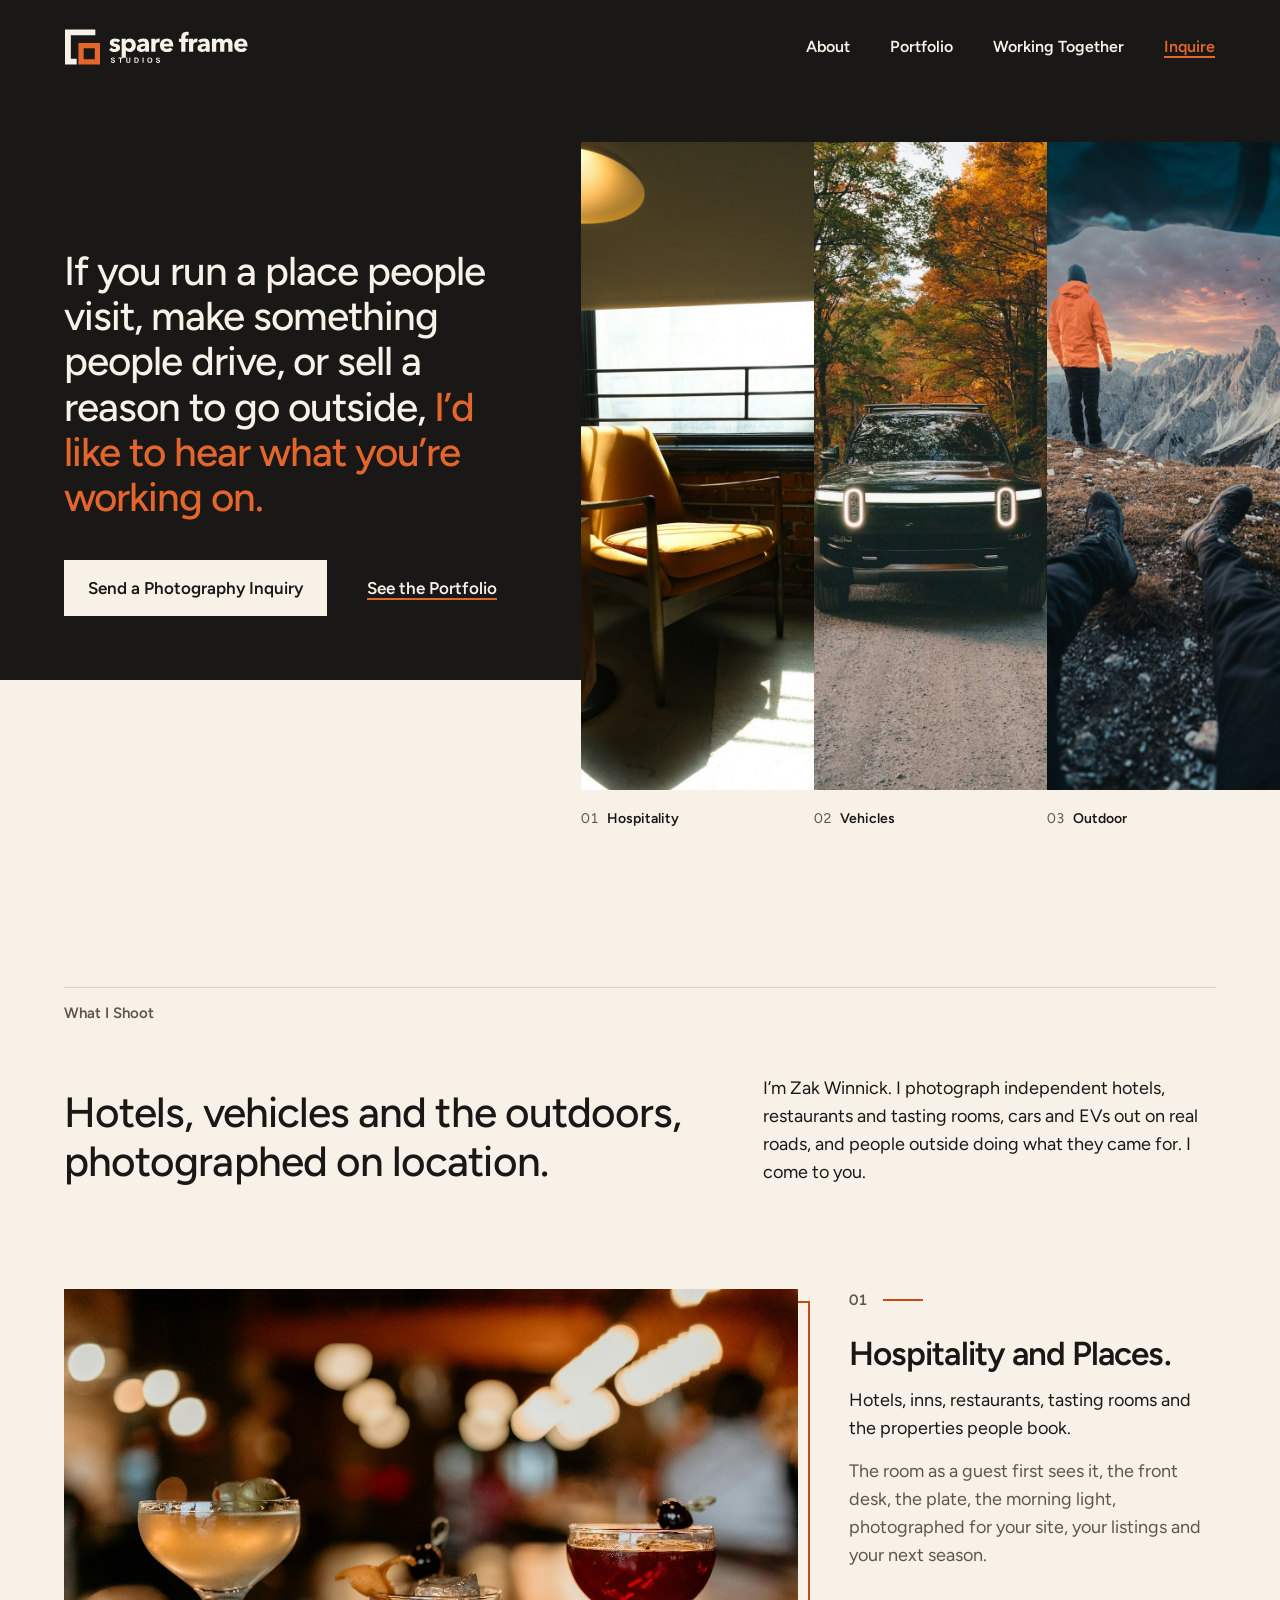
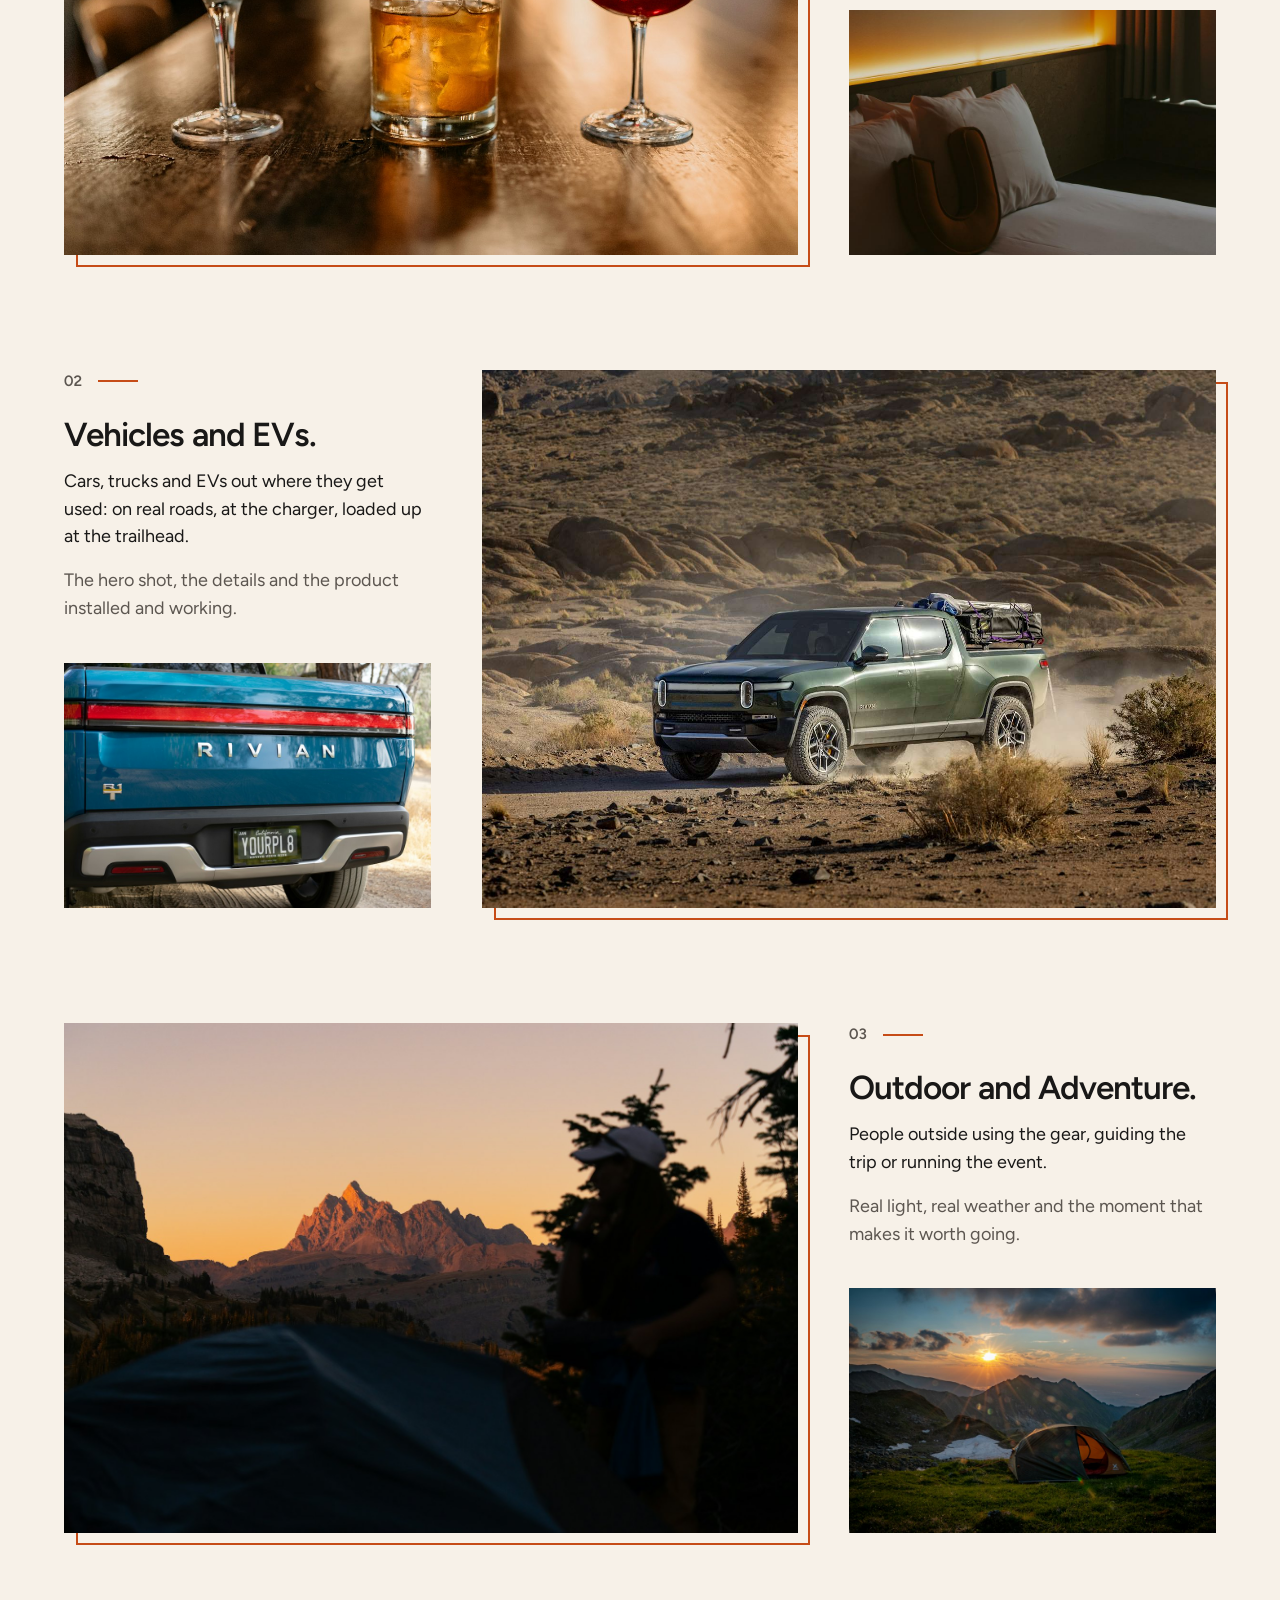
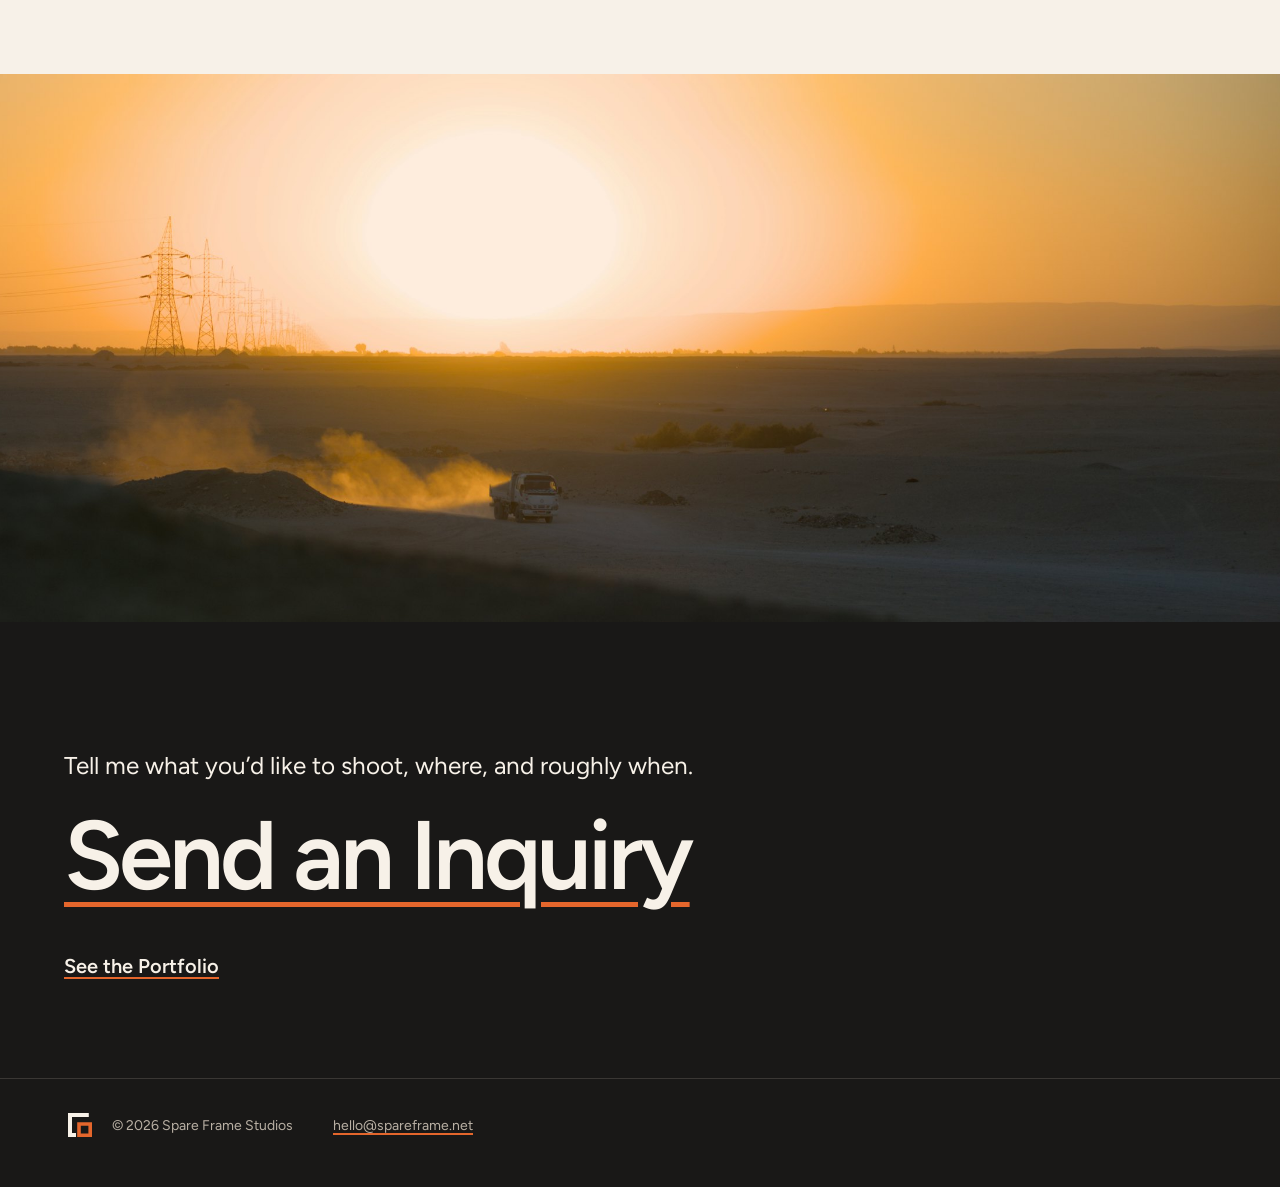
<file: index.html>
<!doctype html>
<html lang="en">
<head>
<meta charset="utf-8">
<meta name="viewport" content="width=device-width, initial-scale=1">
<meta name="theme-color" content="#191817">
<title>Spare Frame Studios | Photography by Zak Winnick</title>
<meta name="description" content="Zak Winnick photographs hotels, restaurants, vehicles and the outdoors on location. Based in Napa County.">
<meta property="og:title" content="Spare Frame Studios | Photography by Zak Winnick">
<meta property="og:description" content="Zak Winnick photographs hotels, restaurants, vehicles and the outdoors on location. Based in Napa County.">
<meta property="og:type" content="website">
<meta property="og:url" content="https://spareframe.net/">
<link rel="canonical" href="https://spareframe.net/">
<link rel="icon" href="assets/favicon.svg" type="image/svg+xml">
<link rel="alternate icon" href="assets/favicon.ico" sizes="any">
<link rel="apple-touch-icon" href="assets/apple-touch-icon.png">
<link rel="preload" href="assets/fonts/figtree.woff2" as="font" type="font/woff2" crossorigin>
<link rel="stylesheet" href="photography.css">
</head>
<body class="sf">
<a class="skip" href="#main">Skip to Content</a>

<!-- PLACEHOLDER PHOTOS. Every photo on this page is a stand-in from Unsplash, not Zak's work.
     Each <figure> names its source in data-placeholder and the intended subject in data-slot.
     To replace one: save Zak's photo over the file in assets/photos/ (same name, same shape), update the alt text, and delete data-placeholder. -->

<div class="ground ground--top" data-theme="dark">
  <header class="head" data-head>
    <div class="head-rail">
      <a class="head-logo" href="#top" aria-label="Spare Frame Studios Home"><img class="head-full" src="assets/logo-reverse.svg" alt="" width="194" height="38"><img class="head-mark" src="assets/mark-reverse.svg" alt="" width="32" height="32"></a>
      <nav class="head-nav" aria-label="Main">
      <a href="about.html">About</a>
      <a href="https://spareframe.studio/">Portfolio</a>
      <a href="working-together.html">Working Together</a>
      </nav>
      <a class="head-mail" href="https://studio.spareframe.net/">Inquire</a>
    </div>
  </header>

  <section class="wrap hero" id="top" aria-labelledby="hero-title">
    <div class="hero-copy">
      <h1 class="sf-display" id="hero-title">If you run a place people visit, make something people drive, or sell a reason to go outside, <em>I’d like to hear what you’re working on.</em></h1>
      <div class="hero-actions"><a class="btn" href="https://studio.spareframe.net/">Send a Photography Inquiry</a><a class="more" href="https://spareframe.studio/">See the Portfolio</a></div>
    </div>
    <div class="hero-photos">
      <div class="strip">
        <figure class="slot" data-slot="Hospitality: a room as a guest first sees it, in morning light" data-placeholder="Unsplash: ubeyonroad"><img src="assets/photos/hero-hospitality.jpg" alt="A sunlit orange armchair beside a hotel room window" width="1000" height="1500" fetchpriority="high" decoding="async"></figure>
        <figure class="slot" data-slot="Vehicles: a vehicle on a real road at first light" data-placeholder="Unsplash: Wes Hicks"><img src="assets/photos/hero-vehicles.jpg" alt="An electric truck on a gravel road through autumn trees" width="1000" height="1500" fetchpriority="high" decoding="async"></figure>
        <figure class="slot" data-slot="Outdoor: people setting up camp or on a trail" data-placeholder="Unsplash: Jan Valečka"><img src="assets/photos/hero-outdoor.jpg" alt="A hiker in an orange jacket seen from inside a tent, facing a mountain range" width="1000" height="1500" fetchpriority="high" decoding="async"></figure>
      </div>
      <ol class="strip-key sf-small">
        <li><a href="#hospitality"><span aria-hidden="true">01</span> Hospitality</a></li>
        <li><a href="#vehicles"><span aria-hidden="true">02</span> Vehicles</a></li>
        <li><a href="#outdoor"><span aria-hidden="true">03</span> Outdoor</a></li>
      </ol>
    </div>
  </section>
</div>

<main id="main">
  <section class="wrap sec shoot" aria-labelledby="shoot-title">
    <p class="sf-label">What I Shoot</p>
    <div class="shoot-head">
      <h2 class="sf-quote" id="shoot-title">Hotels, vehicles and the outdoors, photographed on location.</h2>
      <p class="shoot-intro">I’m Zak Winnick. I photograph independent hotels, restaurants and tasting rooms, cars and EVs out on real roads, and people outside doing what they came for. I come to you.</p>
    </div>
    <ol class="chapters">
      <li class="chapter" id="hospitality">
        <figure class="slot" data-slot="Hospitality: a plate or glass on the bar" data-placeholder="Unsplash: Daniel"><img src="assets/photos/hospitality-1.jpg" alt="Three cocktails on a wooden bar under warm light" width="1600" height="1067" loading="lazy" decoding="async"></figure>
        <div class="chapter-side">
          <div class="chapter-text">
            <span class="chapter-num" aria-hidden="true">01</span>
            <h3 class="sf-lead-2">Hospitality and Places.</h3>
            <p>Hotels, inns, restaurants, tasting rooms and the properties people book.</p>
            <p>The room as a guest first sees it, the front desk, the plate, the morning light, photographed for your site, your listings and your next season.</p>
          </div>
          <figure class="slot slot--side" data-slot="Hospitality: the room, a detail" data-placeholder="Unsplash: Sophie Lee-Tin-Yien"><img src="assets/photos/hospitality-2.jpg" alt="Pillows on a hotel bed under a warm strip of light" width="900" height="600" loading="lazy" decoding="async"></figure>
        </div>
      </li>
      <li class="chapter chapter--flip" id="vehicles">
        <figure class="slot" data-slot="Vehicles: a truck out where it gets used" data-placeholder="Unsplash: Leo_Visions"><img src="assets/photos/vehicles-1.jpg" alt="A green electric truck kicking up dust on a desert track" width="1600" height="1067" loading="lazy" decoding="async"></figure>
        <div class="chapter-side">
          <div class="chapter-text">
            <span class="chapter-num" aria-hidden="true">02</span>
            <h3 class="sf-lead-2">Vehicles and EVs.</h3>
            <p>Cars, trucks and EVs out where they get used: on real roads, at the charger, loaded up at the trailhead.</p>
            <p>The hero shot, the details and the product installed and working.</p>
          </div>
          <figure class="slot slot--side" data-slot="Vehicles: a detail" data-placeholder="Unsplash: Clayton Cardinalli"><img src="assets/photos/vehicles-2.jpg" alt="The tailgate and light bar of a blue electric truck" width="900" height="600" loading="lazy" decoding="async"></figure>
        </div>
      </li>
      <li class="chapter" id="outdoor">
        <figure class="slot" data-slot="Outdoor: people setting up camp" data-placeholder="Unsplash: Alex Moliski"><img src="assets/photos/outdoor-1.jpg" alt="A camper beside a tent at sunrise, with a mountain peak catching the first light" width="1600" height="1067" loading="lazy" decoding="async"></figure>
        <div class="chapter-side">
          <div class="chapter-text">
            <span class="chapter-num" aria-hidden="true">03</span>
            <h3 class="sf-lead-2">Outdoor and Adventure.</h3>
            <p>People outside using the gear, guiding the trip or running the event.</p>
            <p>Real light, real weather and the moment that makes it worth going.</p>
          </div>
          <figure class="slot slot--side" data-slot="Outdoor: camp, or the view at the top" data-placeholder="Unsplash: Jack White"><img src="assets/photos/outdoor-2.jpg" alt="A tent pitched in a mountain valley at sunset" width="900" height="600" loading="lazy" decoding="async"></figure>
        </div>
      </li>
    </ol>
  </section>
</main>

<figure class="band" data-slot="A wide shot from the road" data-placeholder="Unsplash: Valentin Karisch"><img src="assets/photos/band.jpg" alt="A vehicle trailing dust across open desert at sunset" width="2200" height="940" loading="lazy" decoding="async"></figure>

<div class="ground contact-ground" data-theme="dark">
  <section class="wrap contact" aria-labelledby="contact-title">
    <h2 class="sf-step" id="contact-title">Tell me what you’d like to shoot, where, and roughly when.</h2>
    <a class="sf-email" href="https://studio.spareframe.net/">Send an Inquiry</a>
    <p class="near"><a href="https://spareframe.studio/">See the Portfolio</a></p>
  </section>
  <footer class="wrap foot sf-small">
    <div class="foot-brand"><img src="assets/mark-reverse.svg" alt="" width="32" height="32"><span>© 2026 Spare Frame Studios</span></div>
    <a href="mailto:hello@spareframe.net">hello@spareframe.net</a>
  </footer>
</div>
<script>
/* The menu is glass by default. At the very top of the page it goes clear. */
(function () {
  var head = document.querySelector('[data-head]');
  if (!head) return;
  function set() { head.classList.toggle('at-top', window.scrollY < 40); }
  set();
  window.addEventListener('scroll', set, { passive: true });
})();
</script>
</body>
</html>
</file>
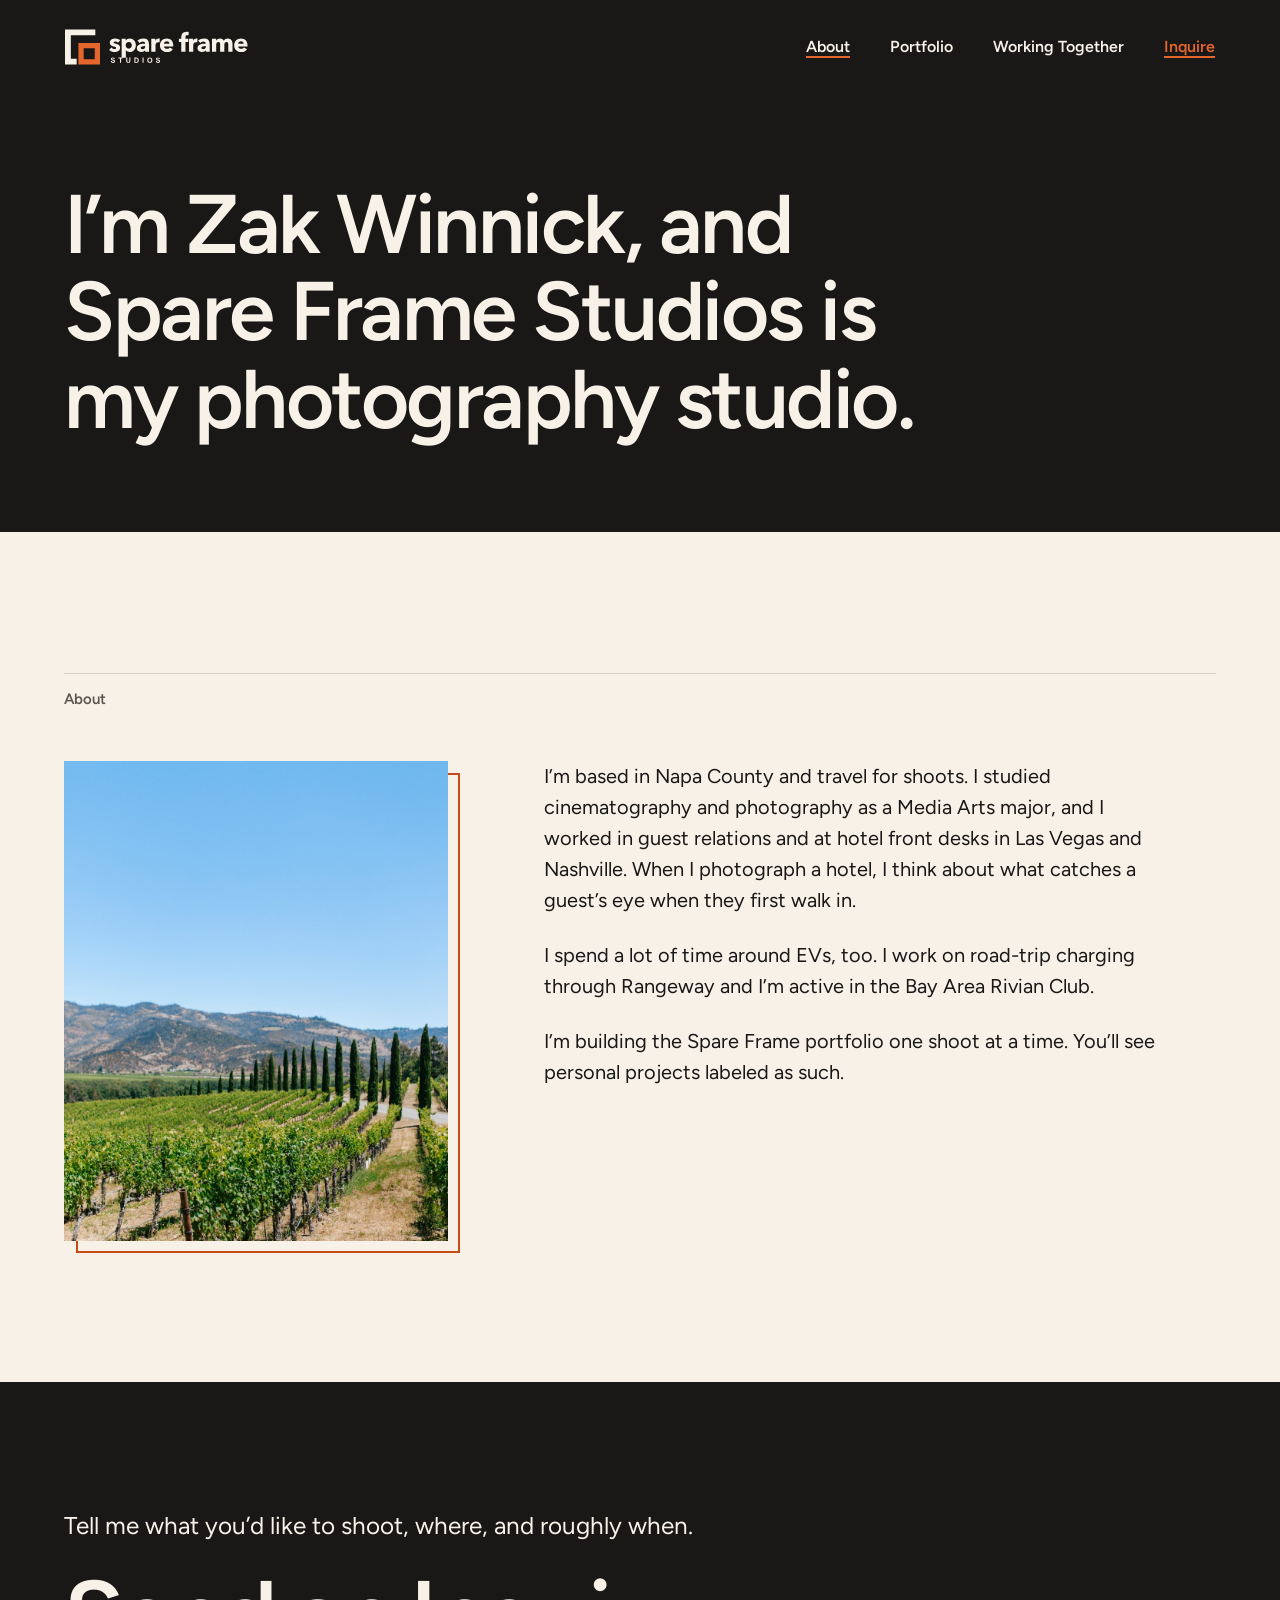
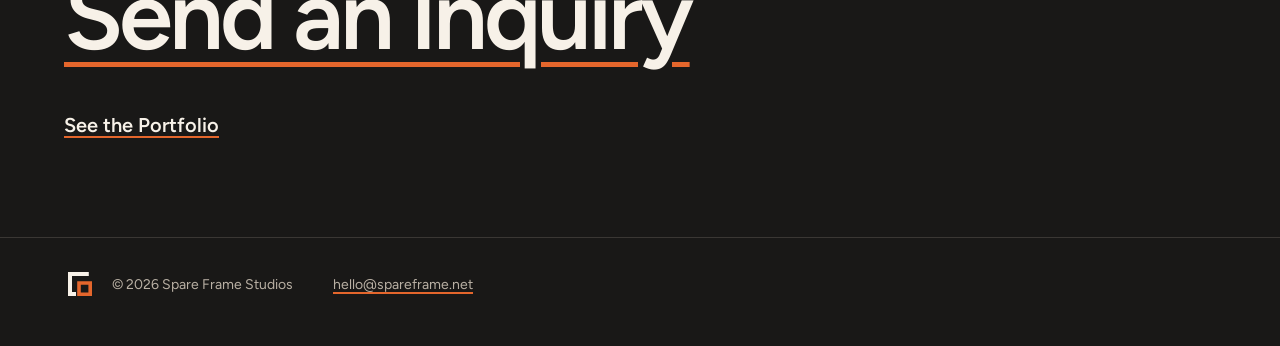
<file: about.html>
<!doctype html>
<html lang="en">
<head>
<meta charset="utf-8">
<meta name="viewport" content="width=device-width, initial-scale=1">
<meta name="theme-color" content="#191817">
<title>About | Spare Frame Studios</title>
<meta name="description" content="Zak Winnick is the photographer behind Spare Frame Studios. Based in Napa County, traveling for shoots.">
<meta property="og:title" content="About | Spare Frame Studios">
<meta property="og:description" content="Zak Winnick is the photographer behind Spare Frame Studios. Based in Napa County, traveling for shoots.">
<meta property="og:type" content="website">
<meta property="og:url" content="https://spareframe.net/about.html">
<link rel="canonical" href="https://spareframe.net/about.html">
<link rel="icon" href="assets/favicon.svg" type="image/svg+xml">
<link rel="alternate icon" href="assets/favicon.ico" sizes="any">
<link rel="apple-touch-icon" href="assets/apple-touch-icon.png">
<link rel="preload" href="assets/fonts/figtree.woff2" as="font" type="font/woff2" crossorigin>
<link rel="stylesheet" href="photography.css">
</head>
<body class="sf">
<a class="skip" href="#main">Skip to Content</a>

<!-- PLACEHOLDER PHOTO: the About image is a stand-in from Unsplash. Replace assets/photos/about.jpg with a portrait of Zak, update the alt text and delete data-placeholder. -->

<div class="ground ground--top" data-theme="dark">
  <header class="head" data-head>
    <div class="head-rail">
      <a class="head-logo" href="index.html" aria-label="Spare Frame Studios Home"><img class="head-full" src="assets/logo-reverse.svg" alt="" width="194" height="38"><img class="head-mark" src="assets/mark-reverse.svg" alt="" width="32" height="32"></a>
      <nav class="head-nav" aria-label="Main">
      <a href="about.html" aria-current="page">About</a>
      <a href="https://spareframe.studio/">Portfolio</a>
      <a href="working-together.html">Working Together</a>
      </nav>
      <a class="head-mail" href="https://studio.spareframe.net/">Inquire</a>
    </div>
  </header>

  <section class="wrap page-head" id="top">
    <h1 class="sf-display">I’m Zak Winnick, and Spare Frame Studios is my photography studio.</h1>
  </section>
</div>

<main id="main">
  <section class="wrap sec" aria-labelledby="about-title">
    <h2 class="sf-label" id="about-title">About</h2>
    <div class="about-grid">
      <figure class="slot slot--portrait" data-slot="About: a portrait of Zak on location" data-placeholder="Unsplash: Lisha Riabinina"><img src="assets/photos/about.jpg" alt="Vineyard rows running toward hills in Napa Valley" width="1000" height="1250" loading="lazy" decoding="async"></figure>
      <div class="about-text">
        <p>I’m based in Napa County and travel for shoots. I studied cinematography and photography as a Media Arts major, and I worked in guest relations and at hotel front desks in Las Vegas and Nashville. When I photograph a hotel, I think about what catches a guest’s eye when they first walk in.</p>
        <p>I spend a lot of time around EVs, too. I work on road-trip charging through Rangeway and I’m active in the Bay Area Rivian Club.</p>
        <p>I’m building the Spare Frame portfolio one shoot at a time. You’ll see personal projects labeled as such.</p>
      </div>
    </div>
  </section>
</main>

<div class="ground contact-ground" data-theme="dark">
  <section class="wrap contact" aria-labelledby="contact-title">
    <h2 class="sf-step" id="contact-title">Tell me what you’d like to shoot, where, and roughly when.</h2>
    <a class="sf-email" href="https://studio.spareframe.net/">Send an Inquiry</a>
    <p class="near"><a href="https://spareframe.studio/">See the Portfolio</a></p>
  </section>
  <footer class="wrap foot sf-small">
    <div class="foot-brand"><img src="assets/mark-reverse.svg" alt="" width="32" height="32"><span>© 2026 Spare Frame Studios</span></div>
    <a href="mailto:hello@spareframe.net">hello@spareframe.net</a>
  </footer>
</div>
<script>
/* The menu is glass by default. At the very top of the page it goes clear. */
(function () {
  var head = document.querySelector('[data-head]');
  if (!head) return;
  function set() { head.classList.toggle('at-top', window.scrollY < 40); }
  set();
  window.addEventListener('scroll', set, { passive: true });
})();
</script>
</body>
</html>
</file>
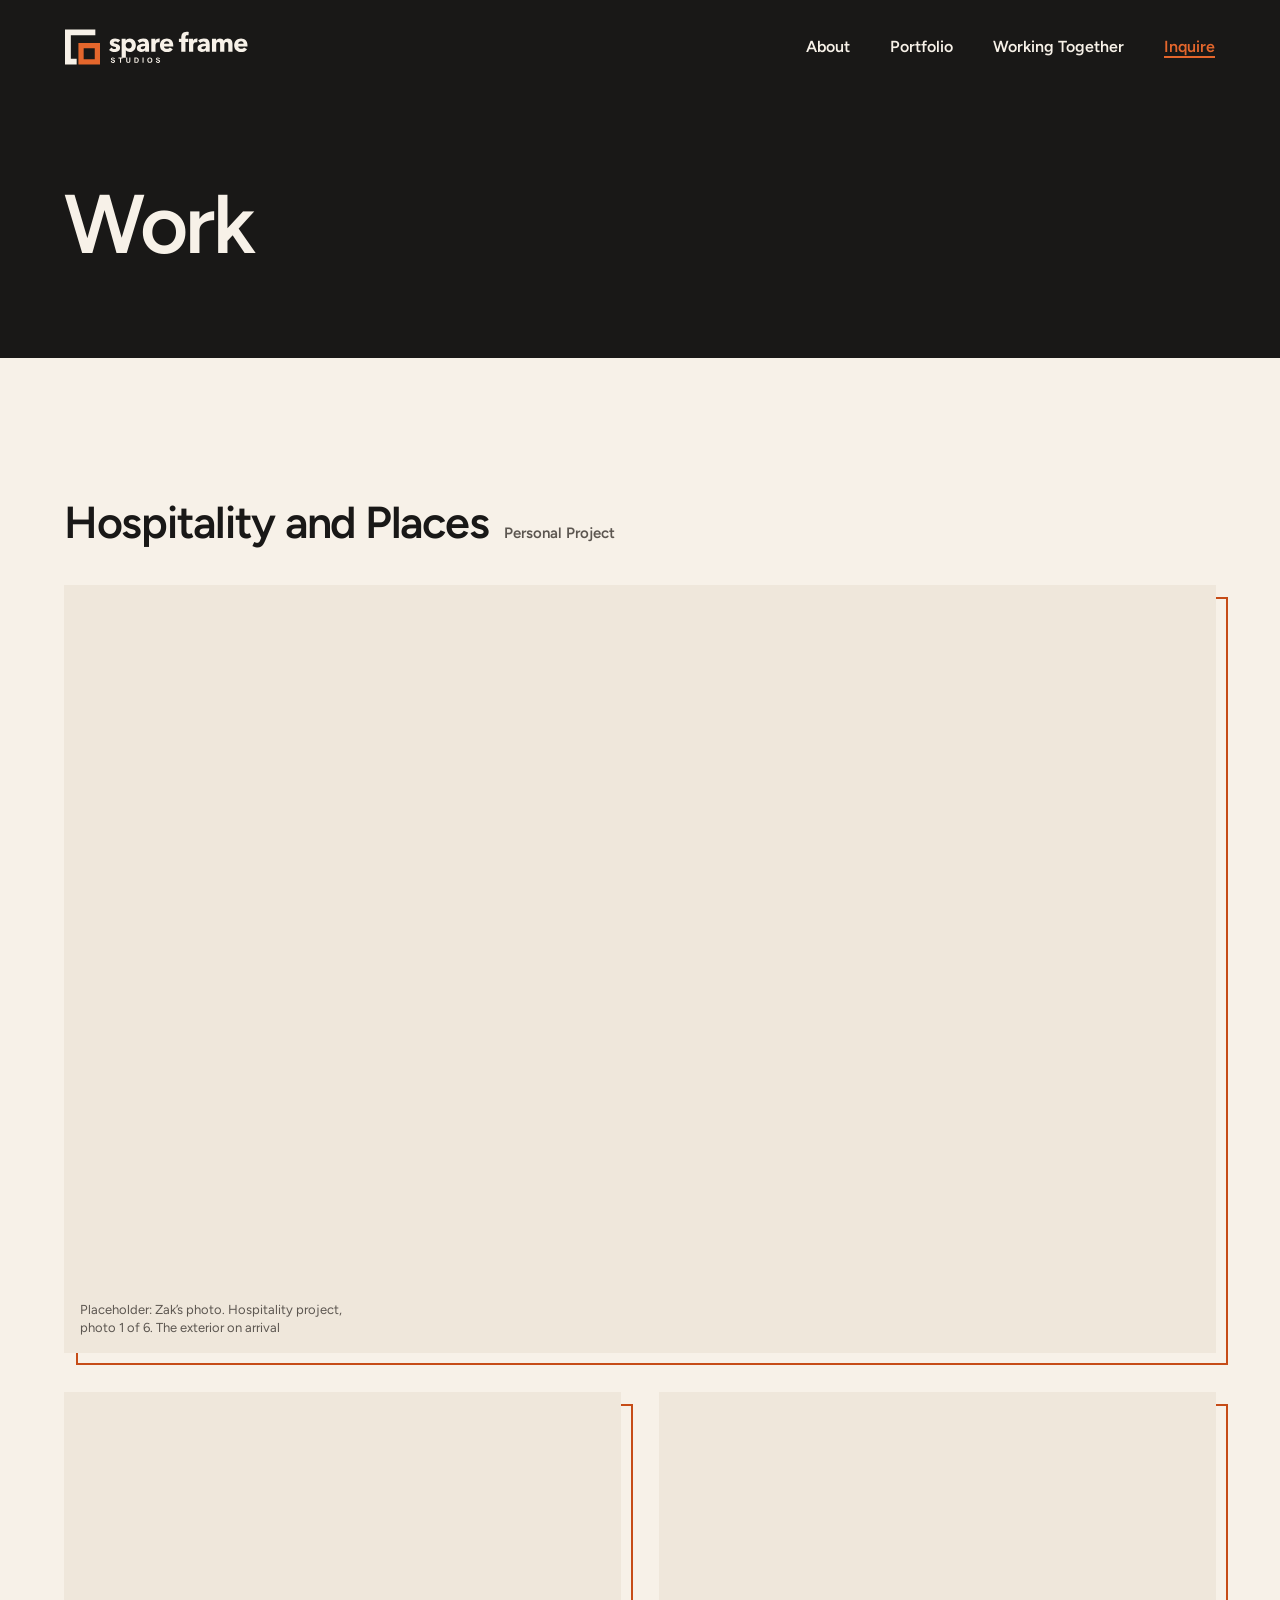
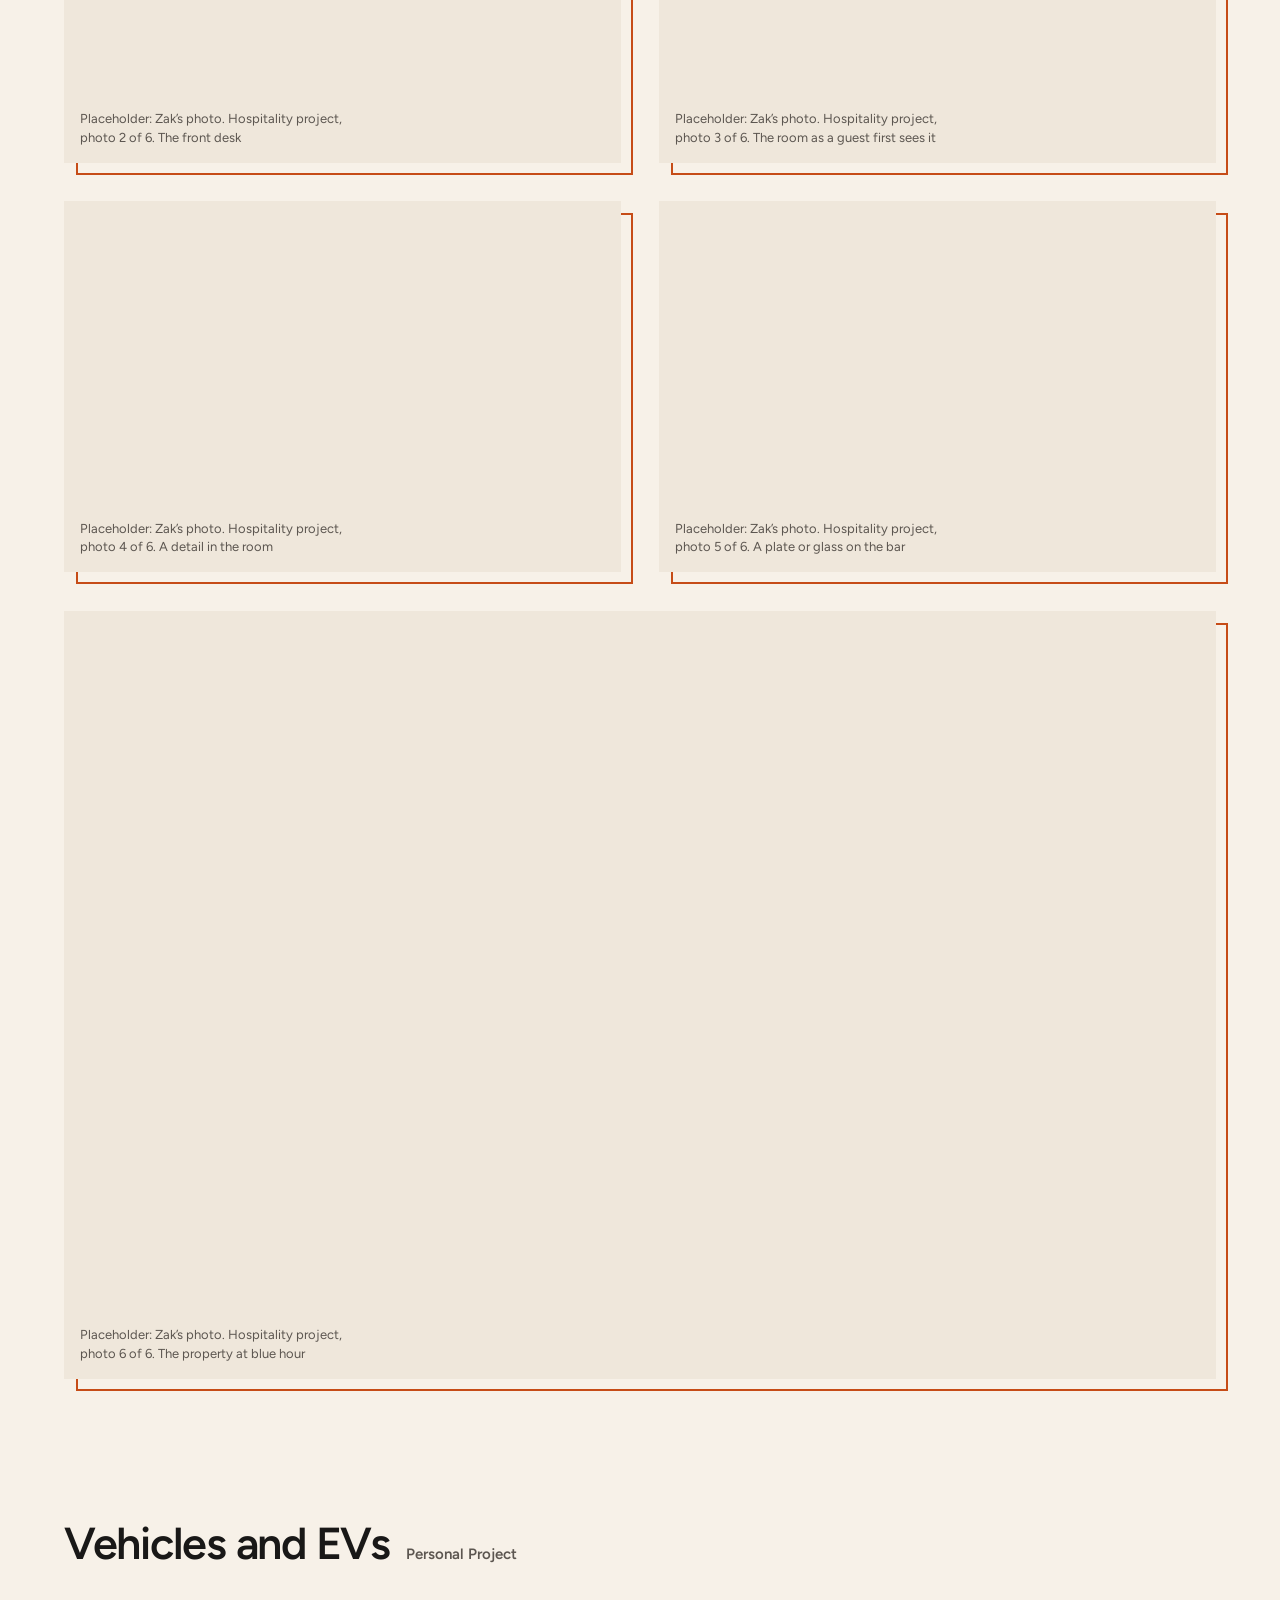
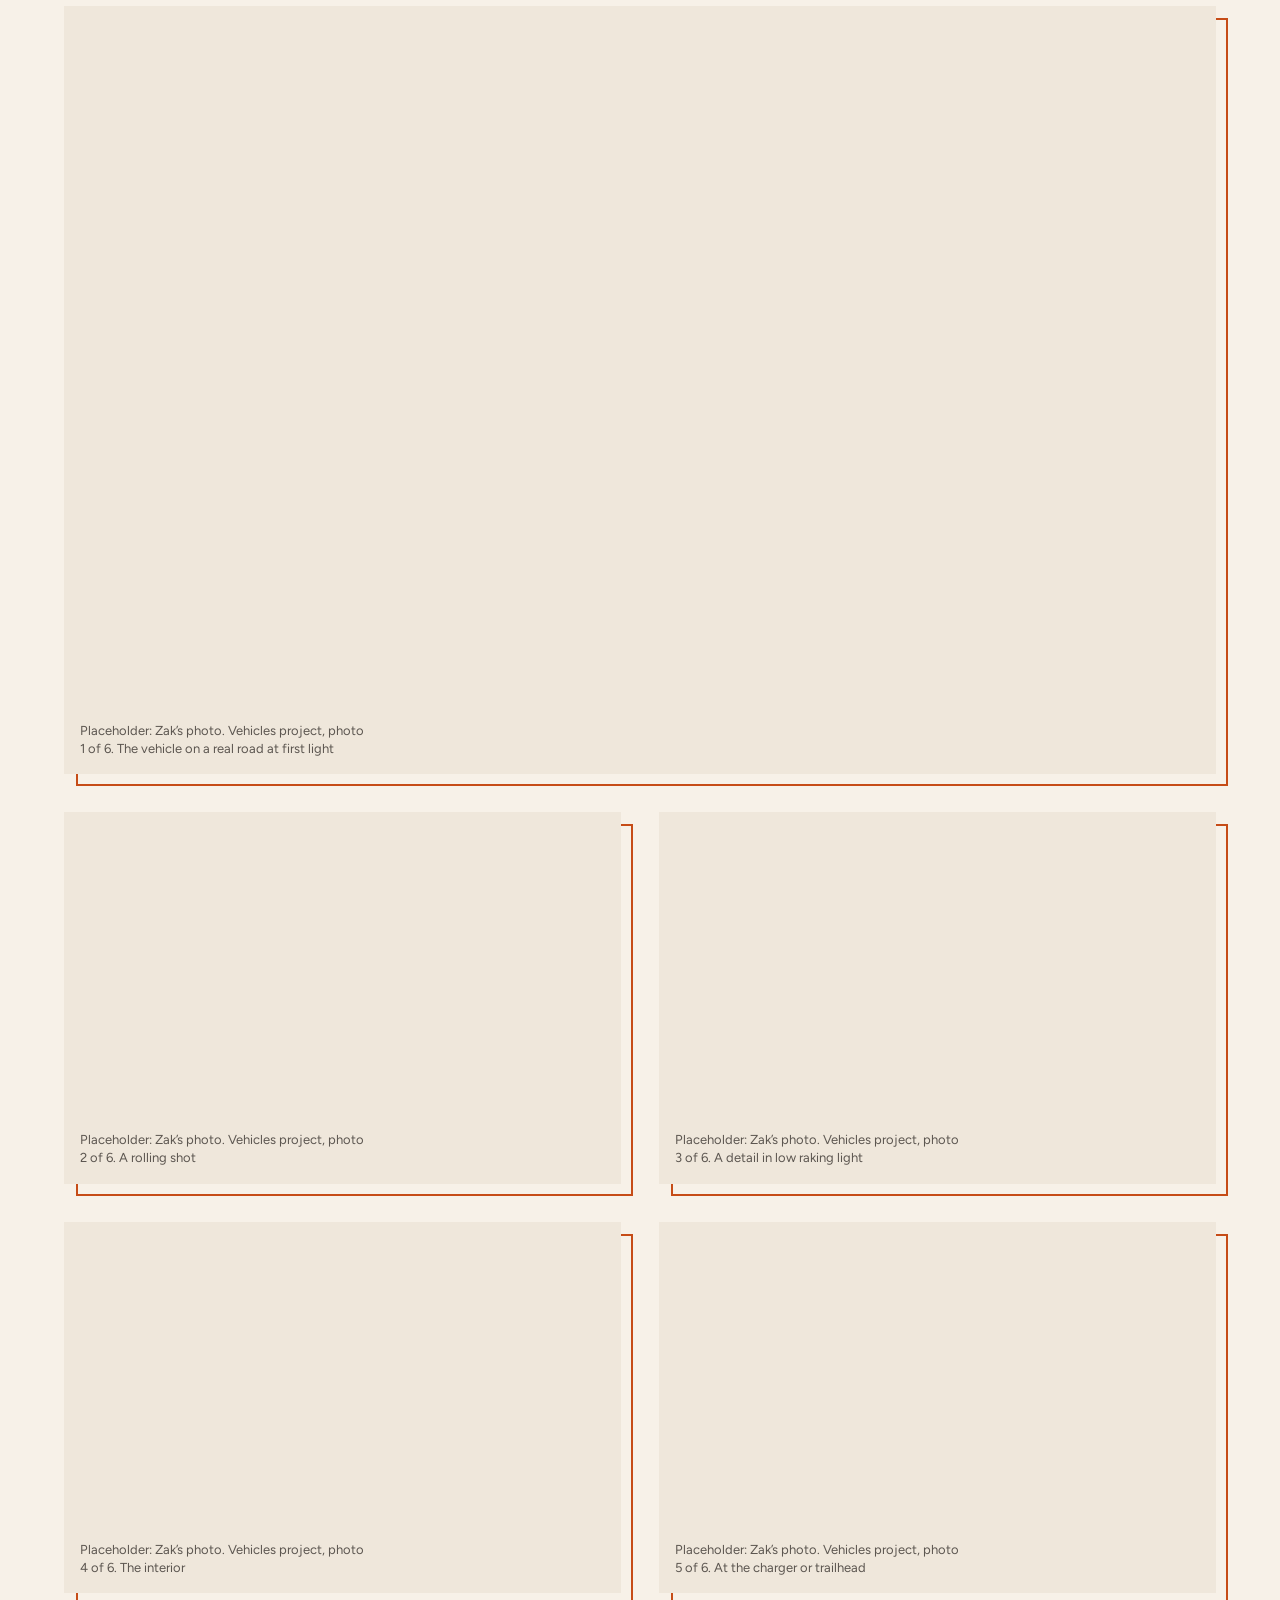
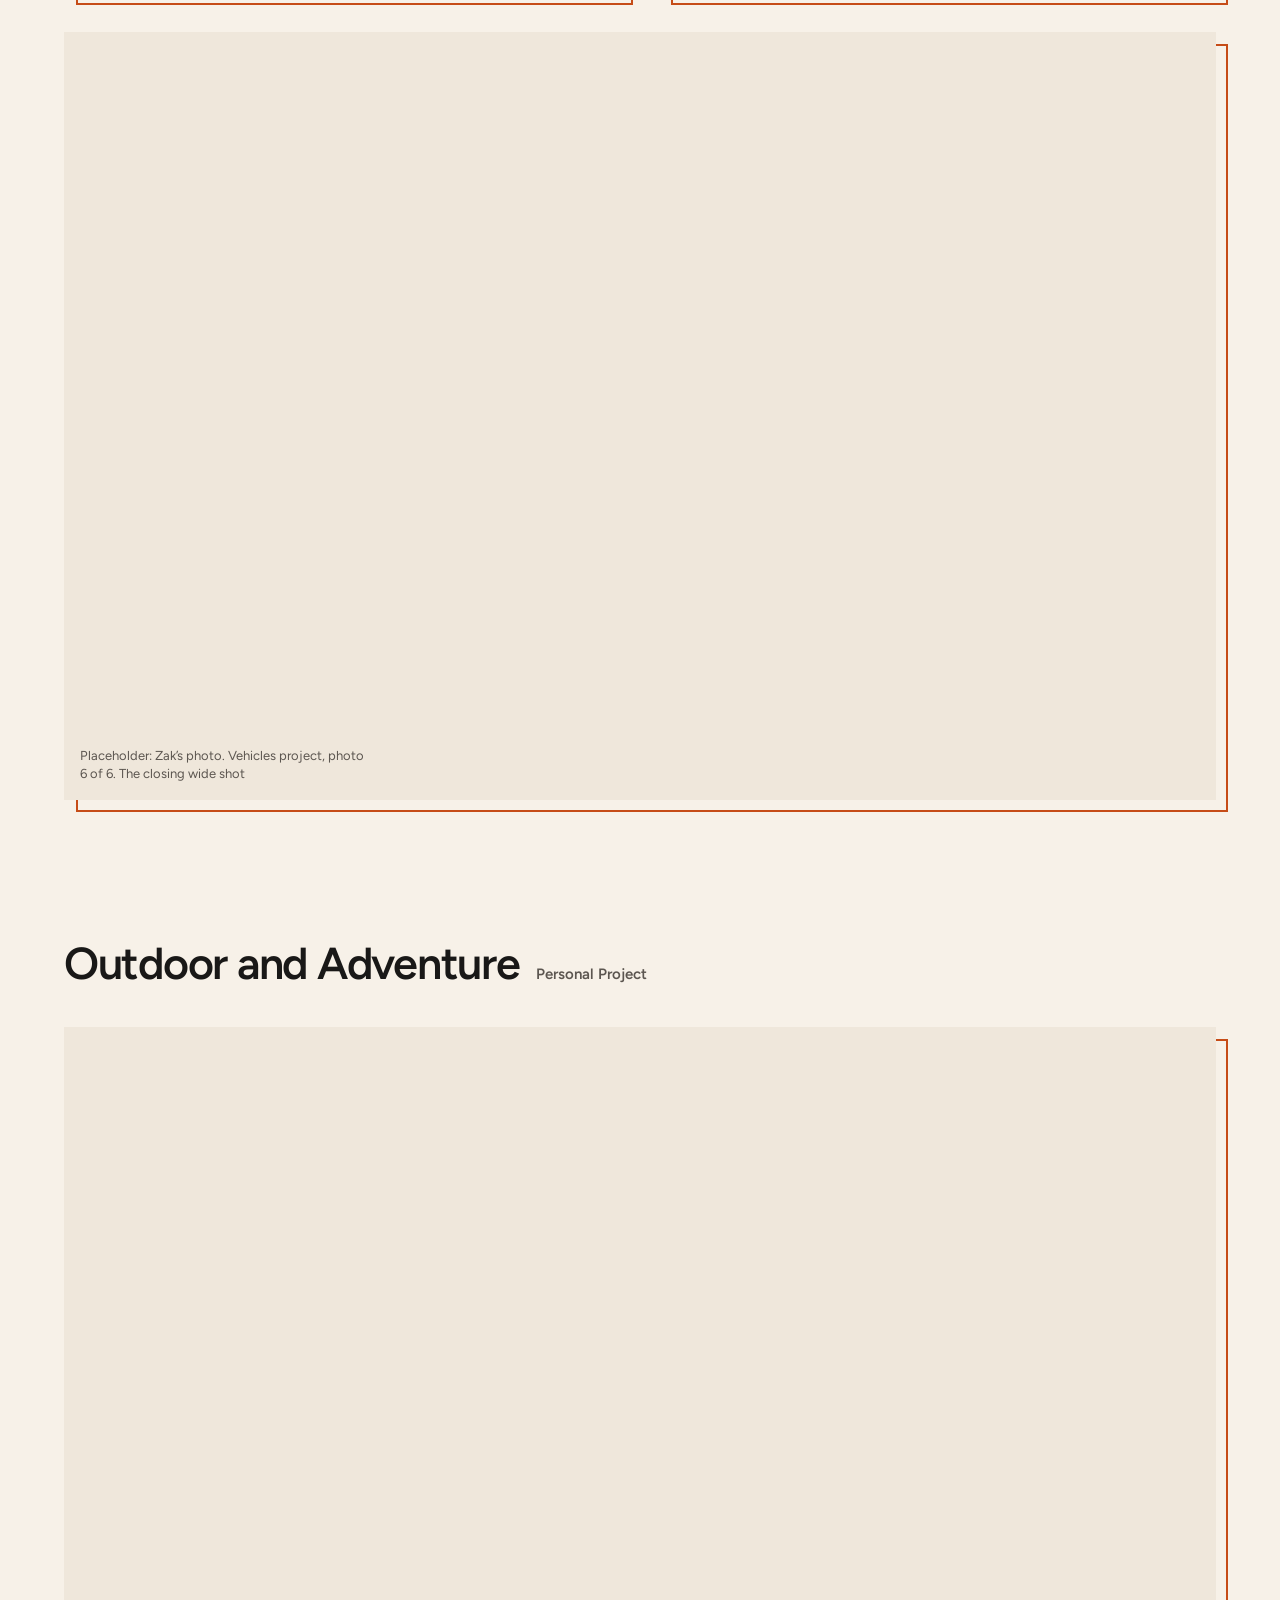
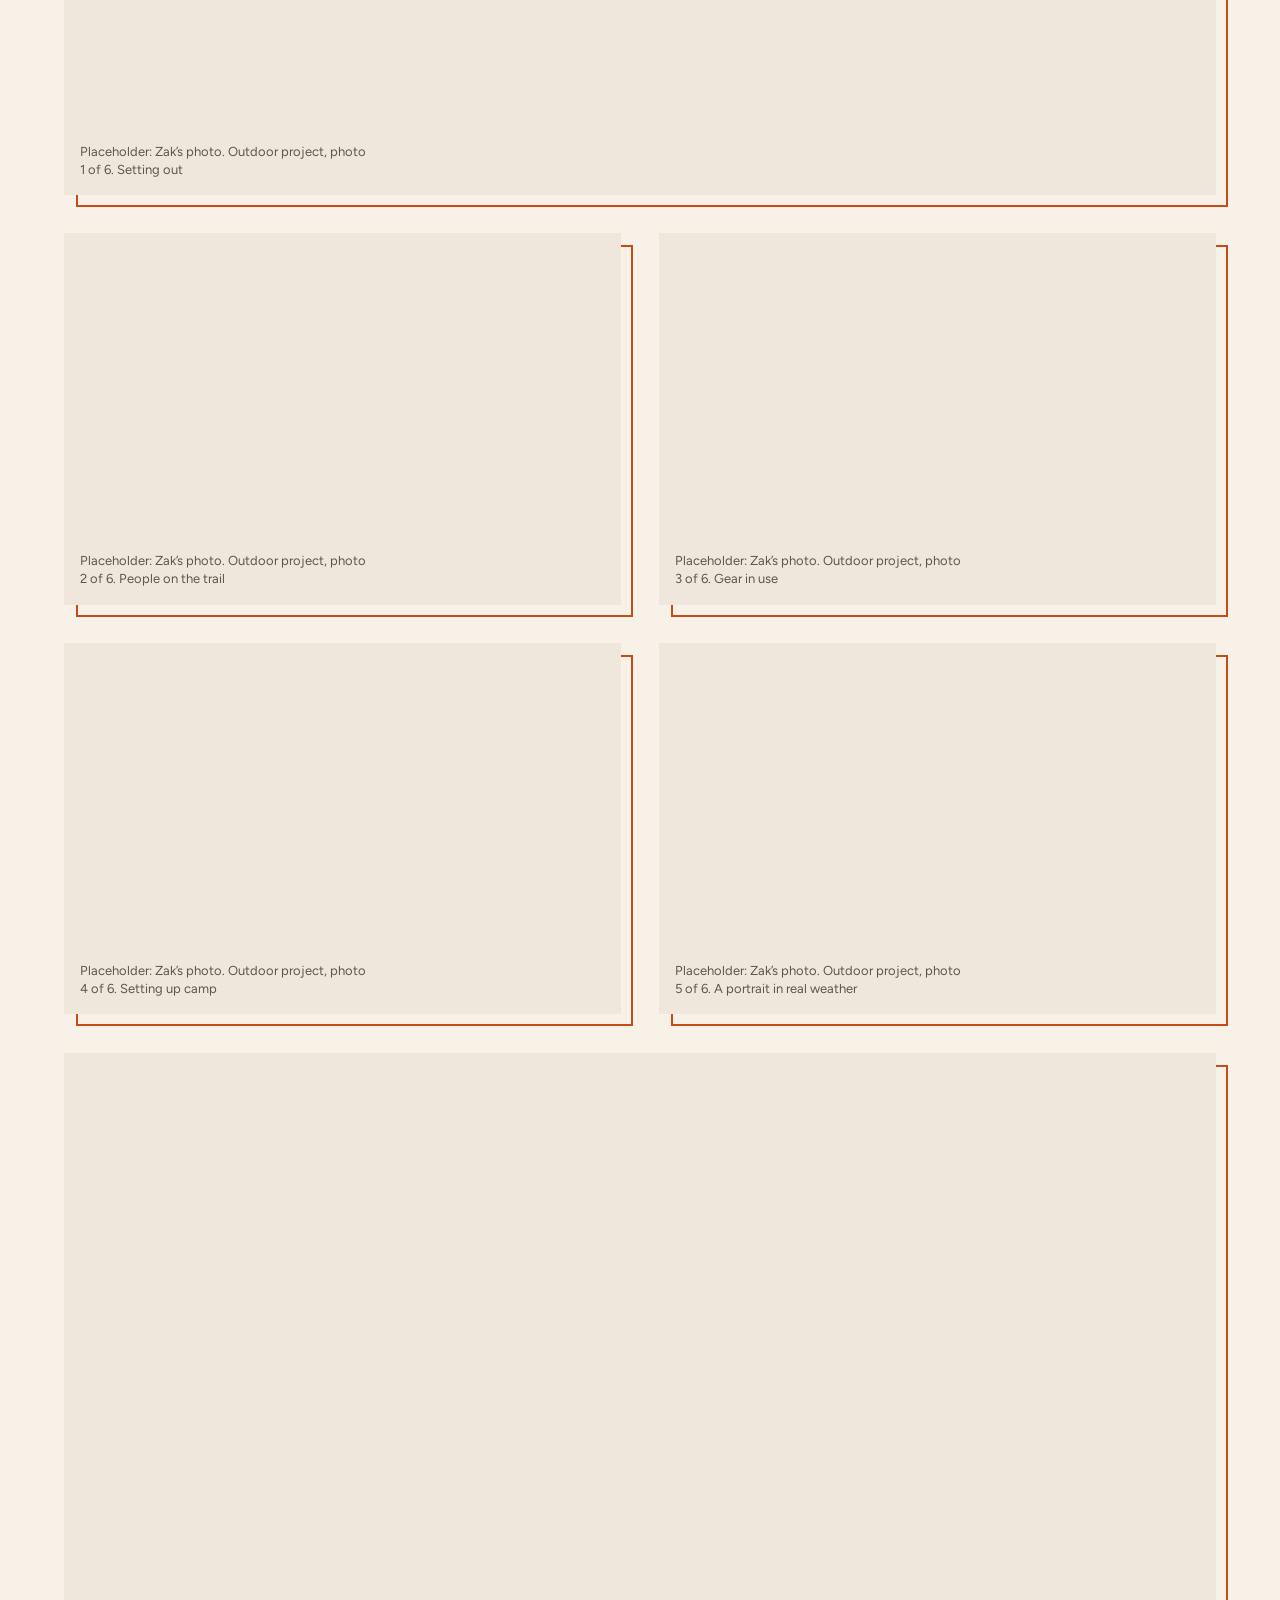
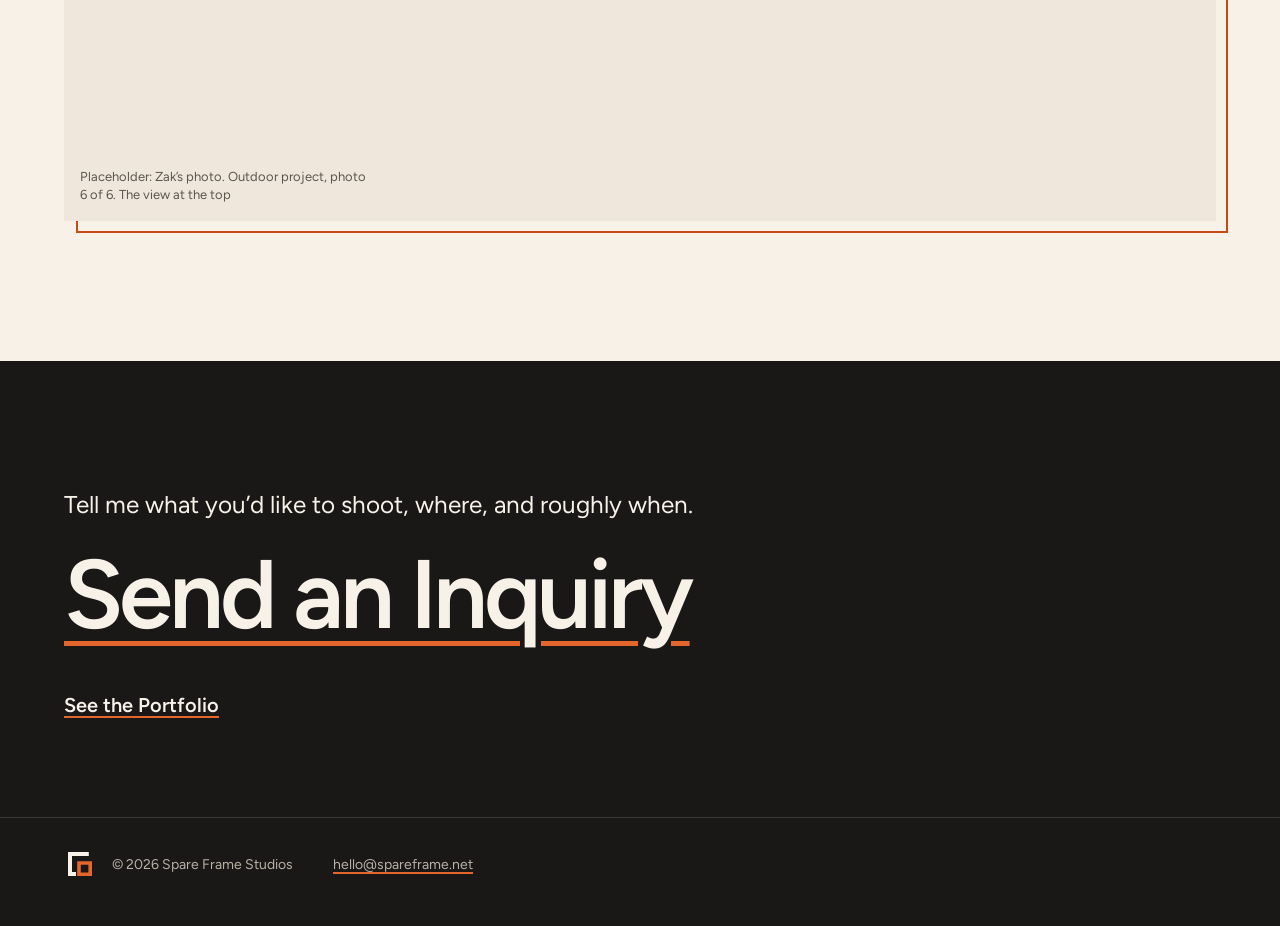
<file: work.html>
<!doctype html>
<html lang="en">
<head>
<meta charset="utf-8">
<meta name="viewport" content="width=device-width, initial-scale=1">
<meta name="theme-color" content="#191817">
<title>Work | Spare Frame Studios</title>
<meta name="description" content="Photography projects by Zak Winnick: hospitality, vehicles and the outdoors.">
<meta name="robots" content="noindex">
<meta property="og:title" content="Work | Spare Frame Studios">
<meta property="og:description" content="Photography projects by Zak Winnick: hospitality, vehicles and the outdoors.">
<meta property="og:type" content="website">
<meta property="og:url" content="https://spareframe.net/work.html">
<link rel="canonical" href="https://spareframe.net/work.html">
<link rel="icon" href="assets/favicon.svg" type="image/svg+xml">
<link rel="alternate icon" href="assets/favicon.ico" sizes="any">
<link rel="apple-touch-icon" href="assets/apple-touch-icon.png">
<link rel="preload" href="assets/fonts/figtree.woff2" as="font" type="font/woff2" crossorigin>
<link rel="stylesheet" href="photography.css">
</head>
<body class="sf">
<a class="skip" href="#main">Skip to Content</a>

<!-- Work. This page is not in the menu and is marked noindex until there is work to show.
     When it is ready: remove the robots meta tag above, and add <a href="work.html">Work</a> before About in the header of every page.
     Three projects, six 3:2 photos each, in story order. Change each title and set the tag to "Personal Project" or "Client Work". -->

<!-- Photo slots. Each empty slot is a <figure class="slot" data-slot="subject" aria-hidden="true"> holding a <div> with a label.
     To fill one: replace the whole <div>...</div> with <img src="assets/photos/..." alt="what the photo shows">, and remove aria-hidden.
     Add loading="lazy" to every photo below the top of the page. -->

<div class="ground ground--top" data-theme="dark">
  <header class="head" data-head>
    <div class="head-rail">
      <a class="head-logo" href="index.html" aria-label="Spare Frame Studios Home"><img class="head-full" src="assets/logo-reverse.svg" alt="" width="194" height="38"><img class="head-mark" src="assets/mark-reverse.svg" alt="" width="32" height="32"></a>
      <nav class="head-nav" aria-label="Main">
      <a href="about.html">About</a>
      <a href="https://spareframe.studio/">Portfolio</a>
      <a href="working-together.html">Working Together</a>
      </nav>
      <a class="head-mail" href="https://studio.spareframe.net/">Inquire</a>
    </div>
  </header>

  <section class="wrap page-head" id="top">
    <h1 class="sf-display">Work</h1>
  </section>
</div>

<main id="main">
  <section class="wrap sec work" aria-label="Projects">
    <article class="project">
      <div class="work-title"><h3 class="sf-lead-2">Hospitality and Places</h3><span class="sf-label">Personal Project</span></div>
      <div class="work-grid">
        <figure class="slot" data-slot="Hospitality project, photo 1 of 6. The exterior on arrival" aria-hidden="true"><div><span>Placeholder: Zak’s photo. Hospitality project, photo 1 of 6. The exterior on arrival</span></div></figure>
        <figure class="slot" data-slot="Hospitality project, photo 2 of 6. The front desk" aria-hidden="true"><div><span>Placeholder: Zak’s photo. Hospitality project, photo 2 of 6. The front desk</span></div></figure>
        <figure class="slot" data-slot="Hospitality project, photo 3 of 6. The room as a guest first sees it" aria-hidden="true"><div><span>Placeholder: Zak’s photo. Hospitality project, photo 3 of 6. The room as a guest first sees it</span></div></figure>
        <figure class="slot" data-slot="Hospitality project, photo 4 of 6. A detail in the room" aria-hidden="true"><div><span>Placeholder: Zak’s photo. Hospitality project, photo 4 of 6. A detail in the room</span></div></figure>
        <figure class="slot" data-slot="Hospitality project, photo 5 of 6. A plate or glass on the bar" aria-hidden="true"><div><span>Placeholder: Zak’s photo. Hospitality project, photo 5 of 6. A plate or glass on the bar</span></div></figure>
        <figure class="slot" data-slot="Hospitality project, photo 6 of 6. The property at blue hour" aria-hidden="true"><div><span>Placeholder: Zak’s photo. Hospitality project, photo 6 of 6. The property at blue hour</span></div></figure>
      </div>
    </article>
    <article class="project">
      <div class="work-title"><h3 class="sf-lead-2">Vehicles and EVs</h3><span class="sf-label">Personal Project</span></div>
      <div class="work-grid">
        <figure class="slot" data-slot="Vehicles project, photo 1 of 6. The vehicle on a real road at first light" aria-hidden="true"><div><span>Placeholder: Zak’s photo. Vehicles project, photo 1 of 6. The vehicle on a real road at first light</span></div></figure>
        <figure class="slot" data-slot="Vehicles project, photo 2 of 6. A rolling shot" aria-hidden="true"><div><span>Placeholder: Zak’s photo. Vehicles project, photo 2 of 6. A rolling shot</span></div></figure>
        <figure class="slot" data-slot="Vehicles project, photo 3 of 6. A detail in low raking light" aria-hidden="true"><div><span>Placeholder: Zak’s photo. Vehicles project, photo 3 of 6. A detail in low raking light</span></div></figure>
        <figure class="slot" data-slot="Vehicles project, photo 4 of 6. The interior" aria-hidden="true"><div><span>Placeholder: Zak’s photo. Vehicles project, photo 4 of 6. The interior</span></div></figure>
        <figure class="slot" data-slot="Vehicles project, photo 5 of 6. At the charger or trailhead" aria-hidden="true"><div><span>Placeholder: Zak’s photo. Vehicles project, photo 5 of 6. At the charger or trailhead</span></div></figure>
        <figure class="slot" data-slot="Vehicles project, photo 6 of 6. The closing wide shot" aria-hidden="true"><div><span>Placeholder: Zak’s photo. Vehicles project, photo 6 of 6. The closing wide shot</span></div></figure>
      </div>
    </article>
    <article class="project">
      <div class="work-title"><h3 class="sf-lead-2">Outdoor and Adventure</h3><span class="sf-label">Personal Project</span></div>
      <div class="work-grid">
        <figure class="slot" data-slot="Outdoor project, photo 1 of 6. Setting out" aria-hidden="true"><div><span>Placeholder: Zak’s photo. Outdoor project, photo 1 of 6. Setting out</span></div></figure>
        <figure class="slot" data-slot="Outdoor project, photo 2 of 6. People on the trail" aria-hidden="true"><div><span>Placeholder: Zak’s photo. Outdoor project, photo 2 of 6. People on the trail</span></div></figure>
        <figure class="slot" data-slot="Outdoor project, photo 3 of 6. Gear in use" aria-hidden="true"><div><span>Placeholder: Zak’s photo. Outdoor project, photo 3 of 6. Gear in use</span></div></figure>
        <figure class="slot" data-slot="Outdoor project, photo 4 of 6. Setting up camp" aria-hidden="true"><div><span>Placeholder: Zak’s photo. Outdoor project, photo 4 of 6. Setting up camp</span></div></figure>
        <figure class="slot" data-slot="Outdoor project, photo 5 of 6. A portrait in real weather" aria-hidden="true"><div><span>Placeholder: Zak’s photo. Outdoor project, photo 5 of 6. A portrait in real weather</span></div></figure>
        <figure class="slot" data-slot="Outdoor project, photo 6 of 6. The view at the top" aria-hidden="true"><div><span>Placeholder: Zak’s photo. Outdoor project, photo 6 of 6. The view at the top</span></div></figure>
      </div>
    </article>
  </section>
</main>

<div class="ground contact-ground" data-theme="dark">
  <section class="wrap contact" aria-labelledby="contact-title">
    <h2 class="sf-step" id="contact-title">Tell me what you’d like to shoot, where, and roughly when.</h2>
    <a class="sf-email" href="https://studio.spareframe.net/">Send an Inquiry</a>
    <p class="near"><a href="https://spareframe.studio/">See the Portfolio</a></p>
  </section>
  <footer class="wrap foot sf-small">
    <div class="foot-brand"><img src="assets/mark-reverse.svg" alt="" width="32" height="32"><span>© 2026 Spare Frame Studios</span></div>
    <a href="mailto:hello@spareframe.net">hello@spareframe.net</a>
  </footer>
</div>
<script>
/* The menu is glass by default. At the very top of the page it goes clear. */
(function () {
  var head = document.querySelector('[data-head]');
  if (!head) return;
  function set() { head.classList.toggle('at-top', window.scrollY < 40); }
  set();
  window.addEventListener('scroll', set, { passive: true });
})();
</script>
</body>
</html>
</file>
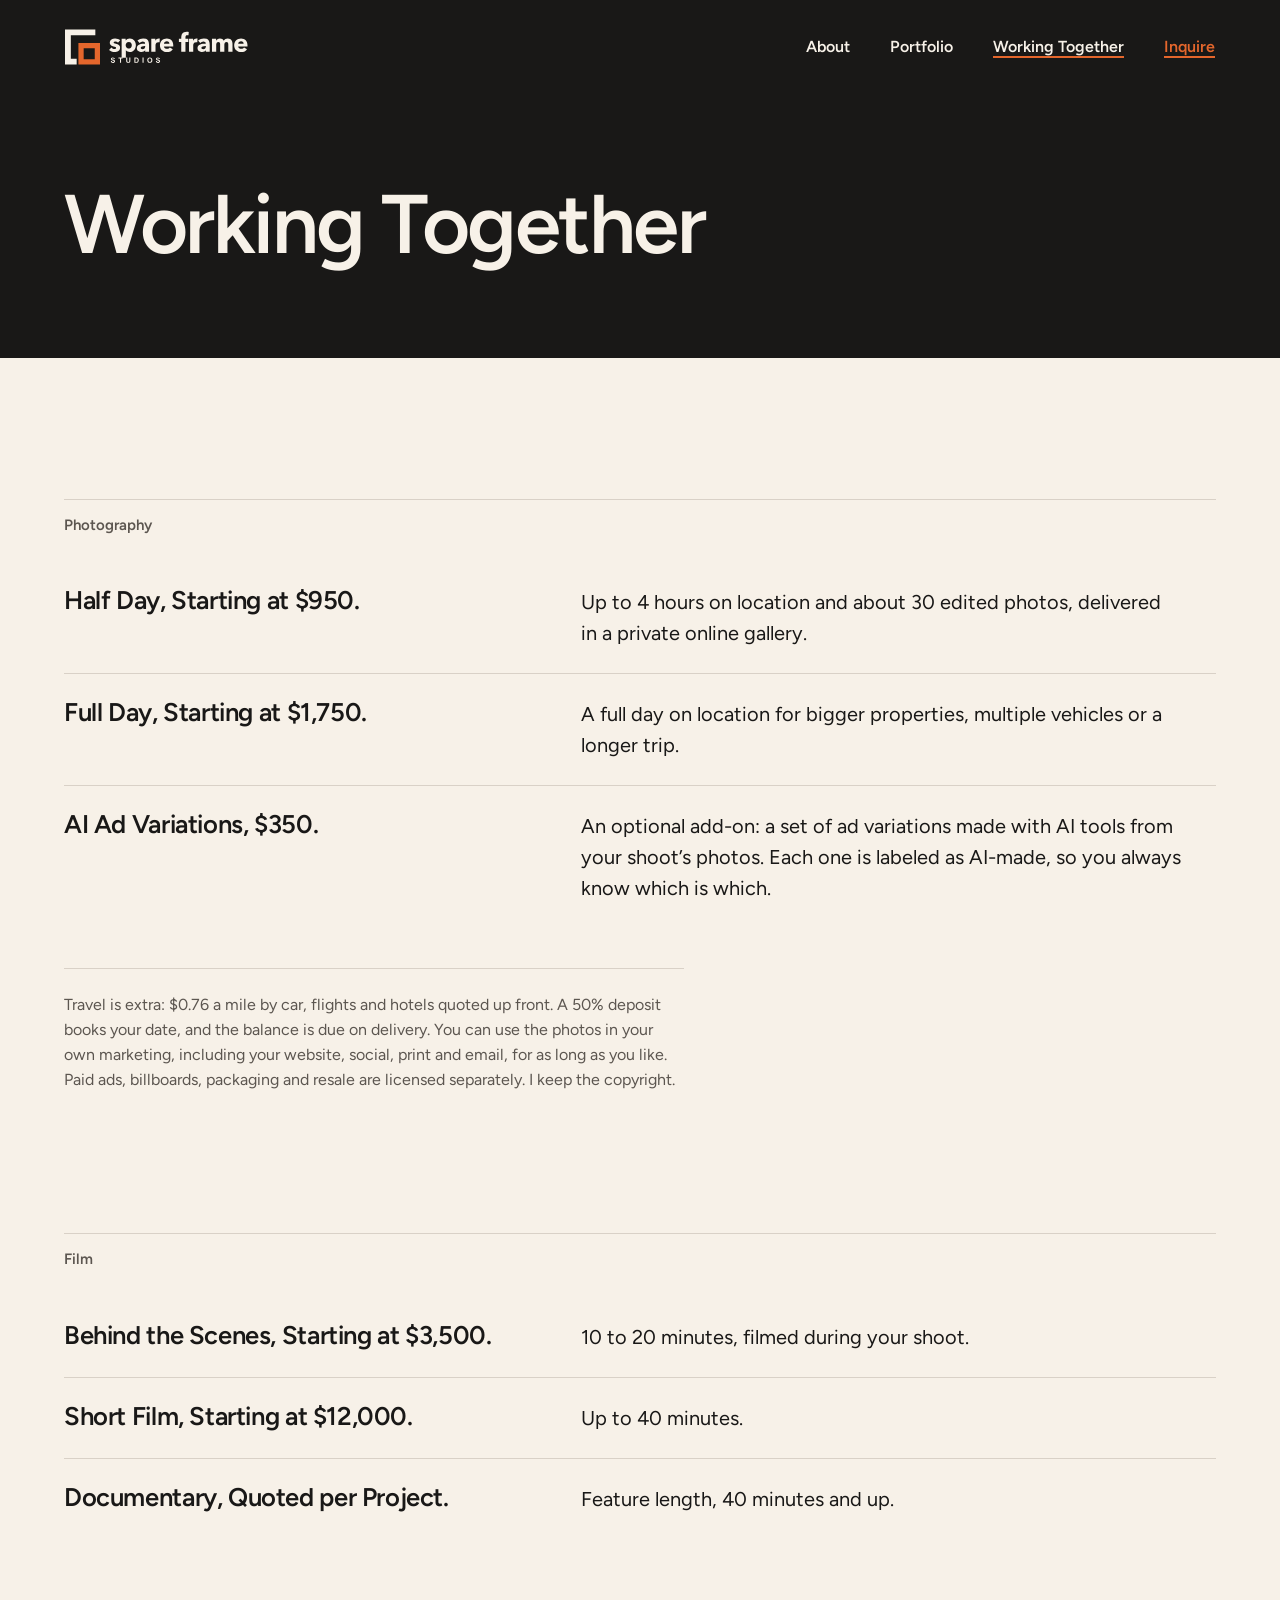
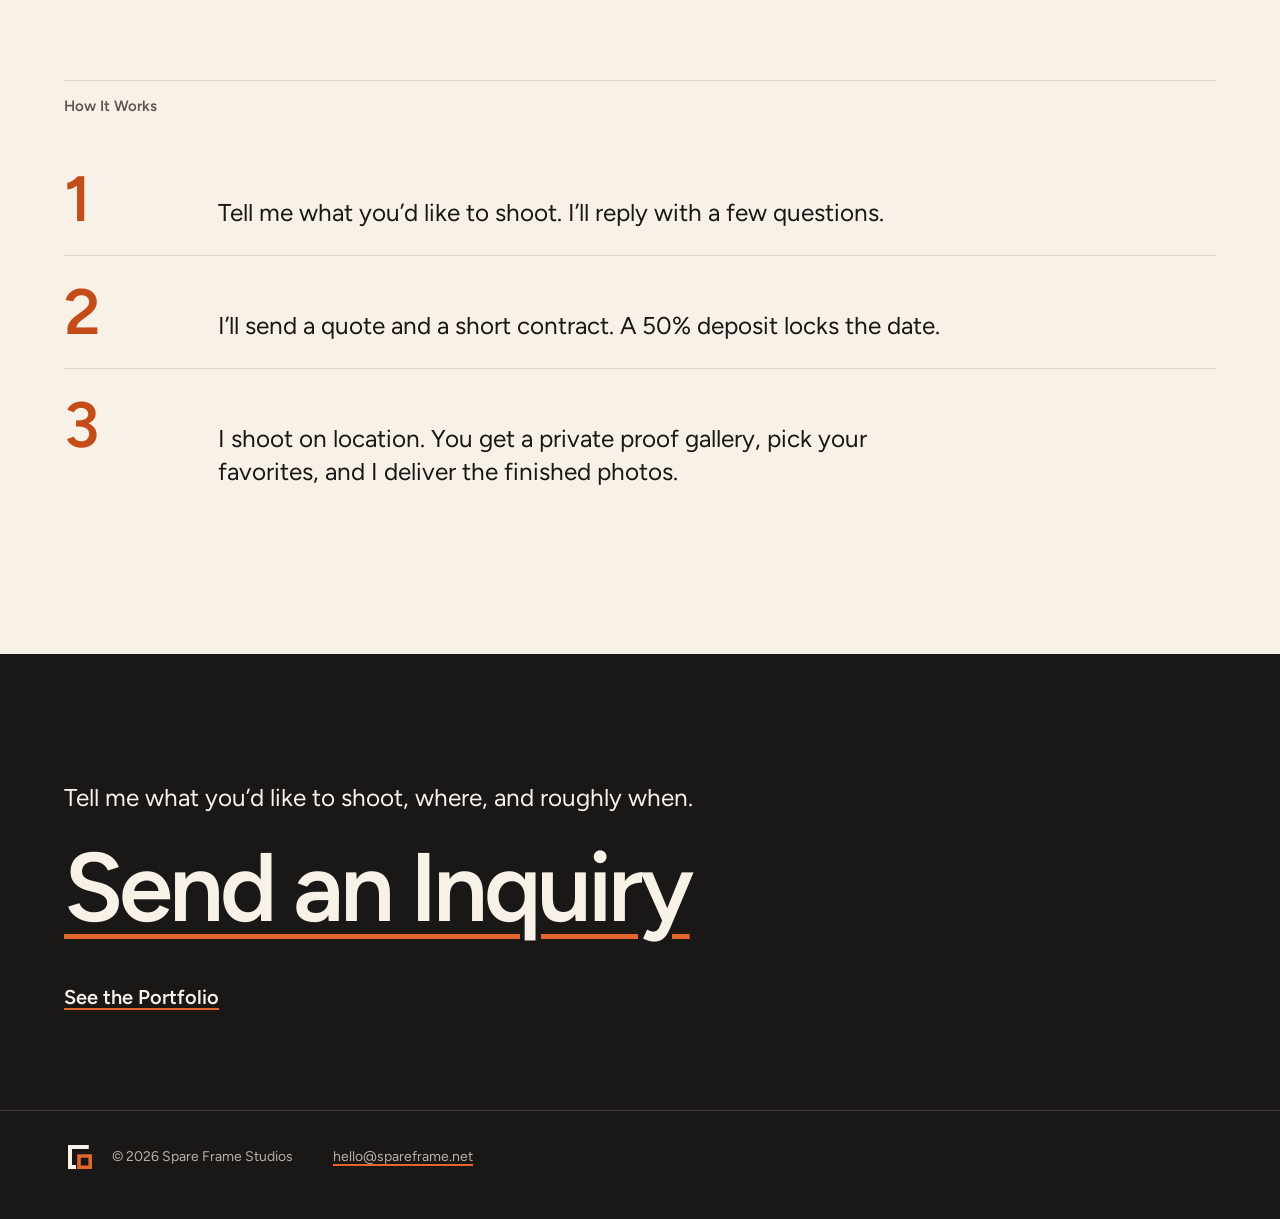
<file: working-together.html>
<!doctype html>
<html lang="en">
<head>
<meta charset="utf-8">
<meta name="viewport" content="width=device-width, initial-scale=1">
<meta name="theme-color" content="#191817">
<title>Working Together | Spare Frame Studios</title>
<meta name="description" content="Rates for photography and film on location with Zak Winnick. Based in Napa County.">
<meta property="og:title" content="Working Together | Spare Frame Studios">
<meta property="og:description" content="Rates for photography and film on location with Zak Winnick. Based in Napa County.">
<meta property="og:type" content="website">
<meta property="og:url" content="https://spareframe.net/working-together.html">
<link rel="canonical" href="https://spareframe.net/working-together.html">
<link rel="icon" href="assets/favicon.svg" type="image/svg+xml">
<link rel="alternate icon" href="assets/favicon.ico" sizes="any">
<link rel="apple-touch-icon" href="assets/apple-touch-icon.png">
<link rel="preload" href="assets/fonts/figtree.woff2" as="font" type="font/woff2" crossorigin>
<link rel="stylesheet" href="photography.css">
</head>
<body class="sf">
<a class="skip" href="#main">Skip to Content</a>

<div class="ground ground--top" data-theme="dark">
  <header class="head" data-head>
    <div class="head-rail">
      <a class="head-logo" href="index.html" aria-label="Spare Frame Studios Home"><img class="head-full" src="assets/logo-reverse.svg" alt="" width="194" height="38"><img class="head-mark" src="assets/mark-reverse.svg" alt="" width="32" height="32"></a>
      <nav class="head-nav" aria-label="Main">
      <a href="about.html">About</a>
      <a href="https://spareframe.studio/">Portfolio</a>
      <a href="working-together.html" aria-current="page">Working Together</a>
      </nav>
      <a class="head-mail" href="https://studio.spareframe.net/">Inquire</a>
    </div>
  </header>

  <section class="wrap page-head" id="top">
    <h1 class="sf-display">Working Together</h1>
  </section>
</div>

<main id="main">
  <section class="wrap sec" aria-labelledby="rates-title">
    <h2 class="sf-label" id="rates-title">Photography</h2>
    <ul class="rates">
      <li><h3 class="sf-lead-3">Half Day, Starting at $950.</h3><p>Up to 4 hours on location and about 30 edited photos, delivered in a private online gallery.</p></li>
      <li><h3 class="sf-lead-3">Full Day, Starting at $1,750.</h3><p>A full day on location for bigger properties, multiple vehicles or a longer trip.</p></li>
      <li><h3 class="sf-lead-3">AI Ad Variations, $350.</h3><p>An optional add-on: a set of ad variations made with AI tools from your shoot’s photos. Each one is labeled as AI-made, so you always know which is which.</p></li>
    </ul>
    <p class="fine">Travel is extra: $0.76 a mile by car, flights and hotels quoted up front. A 50% deposit books your date, and the balance is due on delivery. You can use the photos in your own marketing, including your website, social, print and email, for as long as you like. Paid ads, billboards, packaging and resale are licensed separately. I keep the copyright.</p>
  </section>

  <section class="wrap sec" aria-labelledby="film-title">
    <h2 class="sf-label" id="film-title">Film</h2>
    <ul class="rates">
      <li><h3 class="sf-lead-3">Behind the Scenes, Starting at $3,500.</h3><p>10 to 20 minutes, filmed during your shoot.</p></li>
      <li><h3 class="sf-lead-3">Short Film, Starting at $12,000.</h3><p>Up to 40 minutes.</p></li>
      <li><h3 class="sf-lead-3">Documentary, Quoted per Project.</h3><p>Feature length, 40 minutes and up.</p></li>
    </ul>
  </section>

  <section class="wrap sec" aria-labelledby="how-title">
    <h2 class="sf-label" id="how-title">How It Works</h2>
    <ol class="steps">
      <li><p class="sf-step">Tell me what you’d like to shoot. I’ll reply with a few questions.</p></li>
      <li><p class="sf-step">I’ll send a quote and a short contract. A 50% deposit locks the date.</p></li>
      <li><p class="sf-step">I shoot on location. You get a private proof gallery, pick your favorites, and I deliver the finished photos.</p></li>
    </ol>
  </section>
</main>

<div class="ground contact-ground" data-theme="dark">
  <section class="wrap contact" aria-labelledby="contact-title">
    <h2 class="sf-step" id="contact-title">Tell me what you’d like to shoot, where, and roughly when.</h2>
    <a class="sf-email" href="https://studio.spareframe.net/">Send an Inquiry</a>
    <p class="near"><a href="https://spareframe.studio/">See the Portfolio</a></p>
  </section>
  <footer class="wrap foot sf-small">
    <div class="foot-brand"><img src="assets/mark-reverse.svg" alt="" width="32" height="32"><span>© 2026 Spare Frame Studios</span></div>
    <a href="mailto:hello@spareframe.net">hello@spareframe.net</a>
  </footer>
</div>
<script>
/* The menu is glass by default. At the very top of the page it goes clear. */
(function () {
  var head = document.querySelector('[data-head]');
  if (!head) return;
  function set() { head.classList.toggle('at-top', window.scrollY < 40); }
  set();
  window.addEventListener('scroll', set, { passive: true });
})();
</script>
</body>
</html>
</file>
<file: photography.css>
/* Spare Frame Studios: photography site. The first block is the brand tokens, generated from the design system; the rest is the page. */
@font-face { font-family: "Figtree"; src: url("assets/fonts/figtree.woff2") format("woff2"); font-weight: 300 900; font-style: normal; font-display: swap; }
:root, [data-theme="light"] {
  --ink: #191817;
  --cream: #f7f1e8;
  --orange: #c64c17;
  --orange-light: #e4662c;
  --surface: var(--cream);
  --surface-raised: #efe7db;
  --text: var(--ink);
  --text-muted: #5c5650;
  --accent: var(--orange);
  --on-accent: #ffffff;
  --rule: #d9d1c7;
  --focus: var(--orange);
}
[data-theme="dark"] {
  --surface: var(--ink);
  --surface-raised: #24221f;
  --text: var(--cream);
  --text-muted: #b9b0a4;
  --accent: var(--orange-light);
  --on-accent: var(--ink);
  --rule: #3a3734;
  --focus: var(--orange-light);
}
:root {
  --space-1: 4px;
  --space-2: 8px;
  --space-3: 16px;
  --space-4: 24px;
  --space-5: 40px;
  --space-6: 64px;
  --space-7: 104px;
  --space-8: 160px;
  --radius-none: 0px;
  --radius-md: 8px;
  --radius-pill: 999px;
  --line-hair: 1px;
  --line-control: 2px;
  --line-rule: 8px;
  --line-frame: 12px;
  --font-sans: Figtree, "Avenir Next", Avenir, Arial, sans-serif;
}
.sf-display { font-family: var(--font-sans); font-size: 88px; line-height: 1.05; font-weight: 600; letter-spacing: -0.03em; }
.sf-email { font-family: var(--font-sans); font-size: 112px; line-height: 1; font-weight: 600; letter-spacing: -0.04em; }
.sf-lead-2 { font-family: var(--font-sans); font-size: 48px; line-height: 1.04; font-weight: 600; letter-spacing: -0.028em; }
.sf-lead-3 { font-family: var(--font-sans); font-size: 28px; line-height: 1.15; font-weight: 600; letter-spacing: -0.015em; }
.sf-quote { font-family: var(--font-sans); font-size: 46px; line-height: 1.16; font-weight: 500; letter-spacing: -0.022em; }
.sf-body { font-family: var(--font-sans); font-size: 20px; line-height: 1.55; font-weight: 400; }
.sf-step { font-family: var(--font-sans); font-size: 26px; line-height: 1.35; font-weight: 400; }
.sf-label { font-family: var(--font-sans); font-size: 15px; line-height: 1.3; font-weight: 600; }
.sf-small { font-family: var(--font-sans); font-size: 14px; line-height: 1.5; font-weight: 400; }

/* Spare Frame Studios: photography site. Components. Tokens come first in photography.css. */
.sf, .sf *, .sf *::before, .sf *::after { box-sizing: border-box; }
html { overflow-x: clip; }
.sf { margin: 0; background: var(--surface); color: var(--text); font-family: var(--font-sans); font-size: 20px; line-height: 1.55; -webkit-font-smoothing: antialiased; text-rendering: optimizeLegibility; overflow-x: clip; --pad: clamp(20px, 5vw, var(--space-6)); --gap: clamp(72px, 11vw, var(--space-8)); --cross: clamp(96px, 13vw, 200px); --key: 56px; --head: 104px; }
.sf img { display: block; max-width: 100%; }
:where(.sf) a { color: inherit; text-decoration: underline; text-decoration-color: var(--accent); text-decoration-thickness: 2px; text-underline-offset: .22em; }
:where(.sf) :where(h1, h2, h3, p, ol, ul, figure) { margin: 0; }
.sf :focus-visible { outline: var(--line-control) solid var(--focus); outline-offset: 3px; }
.ground { background: var(--surface); color: var(--text); }
.wrap { max-width: 1440px; margin-inline: auto; padding-inline: var(--pad); }
.skip { position: absolute; left: var(--space-3); top: -80px; z-index: 10; padding: var(--space-3) var(--space-4); background: var(--cream); color: var(--ink); font-weight: 600; }
.skip:focus { top: var(--space-3); }

/* Fluid sizes that top out at the token values */
.sf-display { font-size: clamp(2.5rem, 6.5vw, 5.5rem); text-wrap: balance; }
.sf-email { font-size: clamp(2.5rem, 7.6vw, 7rem); }
.sf-lead-2 { font-size: clamp(1.75rem, 3.5vw, 3rem); }
.sf-lead-3 { font-size: clamp(1.3rem, 2vw, 1.75rem); }
.sf-quote { font-size: clamp(1.6rem, 3.3vw, 2.875rem); text-wrap: pretty; }
.sf-step { font-size: clamp(1.2rem, 1.9vw, 1.625rem); }
.sf-label { color: var(--text-muted); }

/* Photo frame: a fixed-ratio slot with the offset line behind it, like the mark. Until a photo drops in it shows a flat face and a small label. */
.slot { position: relative; aspect-ratio: 3 / 2; }
.slot--portrait { aspect-ratio: 4 / 5; }
.slot::before { content: ""; position: absolute; inset: 0; border: var(--line-control) solid var(--accent); transform: translate(var(--line-frame), var(--line-frame)); }
.slot > * { position: relative; width: 100%; height: 100%; background: var(--surface-raised); object-fit: cover; }
.slot > div { display: flex; align-items: flex-end; padding: var(--space-3); }
.slot span { max-width: 22em; font-size: 13px; line-height: 1.4; color: var(--text-muted); }

/* Header: the logo, two page links and the address. No menu button; on phones the links drop to a second row. */
.ground--top { padding-top: var(--head); }
.head { position: fixed; top: clamp(10px, 1.2vw, 16px); left: 0; right: 0; z-index: 50; padding-inline: var(--pad); pointer-events: none; }
.head-rail { pointer-events: auto; display: flex; align-items: center; justify-content: space-between; gap: 0 var(--space-5); max-width: 1312px; min-height: 64px; margin-inline: auto; padding: 8px clamp(18px, 2vw, 28px); border: 1px solid rgba(247, 241, 232, .16); border-radius: var(--radius-pill); background: rgba(25, 24, 23, .94); box-shadow: 0 10px 36px rgba(25, 24, 23, .22), inset 0 1px 0 rgba(255, 255, 255, .1); transition: background-color .25s ease, border-color .25s ease, box-shadow .25s ease, padding .25s ease; }
@supports ((-webkit-backdrop-filter: blur(1px)) or (backdrop-filter: blur(1px))) {
  .head-rail { background: rgba(25, 24, 23, .78); -webkit-backdrop-filter: blur(24px) saturate(160%); backdrop-filter: blur(24px) saturate(160%); }
}
/* At the top of the page the glass clears and the menu sits straight on the ink */
.head.at-top .head-rail { padding-inline: 0; border-color: transparent; background: transparent; box-shadow: none; -webkit-backdrop-filter: none; backdrop-filter: none; }
.head-logo { display: block; line-height: 0; }
.head-logo img { height: 38px; width: auto; }
.head-logo .head-mark { display: none; }
.head-nav { display: flex; flex-wrap: wrap; align-items: center; gap: 0 var(--space-5); margin-left: auto; }
.head-nav, .head-mail { font-size: 16px; font-weight: 600; }
.head-nav a, .head-mail { display: inline-flex; align-items: center; min-height: 44px; }
.head-nav a { text-decoration-color: transparent; }
.head-nav a:hover, .head-nav a[aria-current="page"] { text-decoration-color: var(--accent); }
.head-mail { color: var(--text); text-decoration-color: var(--accent); }
.head.at-top .head-mail { color: var(--accent); }

/* Inner pages open with the header and one headline on ink */
.page-head { padding-block: clamp(40px, 6vw, 88px) clamp(48px, 7vw, 104px); }
.page-head h1 { max-width: 14em; }

/* Hero: the invitation on the left, one band of three tall photographs on the right, crossing from the ink onto the cream */
.hero { display: grid; grid-template-columns: minmax(0, 5fr) minmax(0, 7fr); gap: clamp(32px, 5vw, 88px); align-items: end; padding-top: clamp(24px, 3vw, 48px); }
.hero-copy { padding-bottom: clamp(40px, 5vw, 80px); }
.hero h1 { font-size: clamp(1.75rem, 3.15vw, 3rem); line-height: 1.12; font-weight: 500; letter-spacing: -0.025em; text-wrap: pretty; }
.hero h1 em { font-style: normal; color: var(--accent); }
.btn { display: inline-flex; align-items: center; justify-content: center; min-height: 56px; margin-top: var(--space-5); padding: 0 var(--space-4); background: var(--text); color: var(--surface); font-size: 17px; font-weight: 600; text-decoration: none; transition: background-color .2s ease; }
.btn:hover { background: var(--accent); color: var(--on-accent); }
.hero-actions { display: flex; flex-wrap: wrap; align-items: center; gap: var(--space-2) var(--space-5); margin-top: var(--space-5); }
.hero-actions .btn { margin-top: 0; }
.more { display: inline-flex; align-items: center; min-height: 44px; font-size: 17px; font-weight: 600; text-decoration-color: var(--accent); }
.hero-photos { margin-right: calc(-1 * var(--pad)); margin-bottom: calc(-1 * var(--cross)); }
.strip { display: grid; grid-template-columns: repeat(3, minmax(0, 1fr)); height: clamp(420px, 72vh, 760px); }
.strip .slot { aspect-ratio: auto; height: 100%; min-height: 0; }
.strip .slot::before { content: none; }
.strip-key { list-style: none; padding: 0; display: grid; grid-template-columns: repeat(3, minmax(0, 1fr)); height: var(--key); align-items: center; color: var(--ink); }
.strip-key a { display: inline-flex; align-items: center; gap: var(--space-2); min-height: 44px; font-weight: 600; text-decoration-color: transparent; }
.strip-key a:hover { text-decoration-color: var(--orange); }
.strip-key span { color: #5c5650; font-weight: 400; font-variant-numeric: tabular-nums; }

/* Sections on cream */
.sec { padding-top: var(--gap); }
.sec > .sf-label { display: block; padding-top: var(--space-3); border-top: var(--line-hair) solid var(--rule); margin-bottom: clamp(28px, 4vw, 56px); }

/* What I shoot: a statement, then three chapters of equal weight. Each is one large photograph, a smaller second one and a few lines, the big photo alternating sides like a photo book. */
.shoot { padding-top: calc(var(--gap) + var(--cross)); }
.shoot-head { display: grid; grid-template-columns: minmax(0, 7fr) minmax(0, 5fr); gap: var(--space-6); align-items: end; margin-bottom: clamp(64px, 8vw, 128px); }
.shoot-intro { max-width: 30em; font-size: 18px; }
.chapters { list-style: none; padding: 0; display: grid; gap: clamp(72px, 9vw, 144px); }
.chapter { display: grid; grid-template-columns: minmax(0, 8fr) minmax(0, 4fr); gap: clamp(32px, 4vw, 64px); align-items: stretch; scroll-margin-top: calc(var(--head) + var(--space-3)); }
.chapter--flip { grid-template-columns: minmax(0, 4fr) minmax(0, 8fr); }
.chapter--flip > .slot { order: 2; }
/* The large photo is at least 3:2 and grows to the height of the text column beside it, cropping instead of pushing into the gap */
.chapter > .slot { aspect-ratio: auto; align-self: stretch; width: 100%; min-width: 0; }
.chapter > .slot::after { content: ""; display: block; padding-top: 66.667%; }
.chapter > .slot > * { position: absolute; inset: 0; }
.chapter-side { display: flex; flex-direction: column; justify-content: space-between; gap: var(--space-5); }
.chapter-num { display: flex; align-items: center; gap: var(--space-3); font-size: 15px; font-weight: 600; color: var(--text-muted); font-variant-numeric: tabular-nums; }
.chapter-num::after { content: ""; width: 40px; height: var(--line-control); background: var(--accent); }
.chapter h3 { margin-top: var(--space-4); font-size: clamp(1.75rem, 2.6vw, 2.5rem); }
.chapter p { margin-top: var(--space-3); font-size: 18px; }
.chapter p + p { color: var(--text-muted); }
.slot--side::before { content: none; }

/* A wide photograph across the full page before the contact block */
.band { margin: 0; aspect-ratio: 21 / 9; min-height: 260px; max-height: 78vh; width: 100%; overflow: hidden; background: var(--ink); }
.band img { width: 100%; height: 100%; object-fit: cover; }
.band > div { display: flex; align-items: flex-end; height: 100%; padding: var(--space-4); background: var(--surface-raised); }

/* About: a portrait frame and three paragraphs */
.about-grid { display: grid; grid-template-columns: minmax(0, 4fr) minmax(0, 1fr) minmax(0, 7fr); align-items: start; }
.about-grid .slot { grid-column: 1; }
.about-text { grid-column: 3; max-width: 31em; }
.about-text p + p { margin-top: 1.2em; }

/* Work: its own page, out of the menu until there are photographs. Three projects of six. */
.project + .project { margin-top: var(--gap); }
.work-title { display: flex; flex-wrap: wrap; align-items: baseline; gap: var(--space-3); margin-bottom: var(--space-5); }
.work-grid { display: grid; grid-template-columns: 1fr 1fr; gap: clamp(28px, 3vw, 44px); }
.work-grid .slot:first-child, .work-grid .slot:last-child { grid-column: 1 / -1; }

/* Working together: three rows and the small print. Rows, not cards. */
.rates { list-style: none; padding: 0; }
.rates li { display: grid; grid-template-columns: minmax(0, 5fr) minmax(0, 7fr); gap: var(--space-2) var(--space-6); align-items: baseline; padding-block: var(--space-4); border-top: var(--line-hair) solid var(--rule); }
.rates li:first-child { border-top: 0; padding-top: 0; }
.rates p { max-width: 30em; }
.fine { max-width: 62ch; margin-top: var(--space-5); padding-top: var(--space-4); border-top: var(--line-hair) solid var(--rule); font-size: 16px; color: var(--text-muted); }

/* How it works: three lines with large orange numerals */
.steps { list-style: none; padding: 0; counter-reset: s; }
.steps li { counter-increment: s; display: grid; grid-template-columns: clamp(64px, 12vw, 200px) minmax(0, 1fr); align-items: baseline; padding-block: var(--space-4); border-top: var(--line-hair) solid var(--rule); }
.steps li:first-child { border-top: 0; padding-top: 0; }
.steps li::before { content: counter(s); font-size: clamp(2.5rem, 5vw, 4rem); font-weight: 600; line-height: 1; letter-spacing: -0.03em; color: var(--accent); }
.steps p { max-width: 30em; }

/* Contact and footer, on ink */
.sf main { padding-bottom: var(--gap); }
.contact { padding-block: clamp(72px, 10vw, 152px) clamp(56px, 7vw, 104px); }
.contact .sf-email { display: inline-block; margin-top: var(--space-4); text-decoration-thickness: .055em; text-underline-offset: .13em; }
.contact .near { display: flex; flex-wrap: wrap; align-items: center; gap: 0 var(--space-3); margin-top: var(--space-5); color: var(--text-muted); }
.contact .near a { display: inline-flex; align-items: center; min-height: 44px; color: var(--text); font-weight: 600; text-decoration-color: var(--accent); }
.foot { display: flex; flex-wrap: wrap; align-items: center; gap: var(--space-3) var(--space-5); padding-block: var(--space-4) var(--space-5); border-top: var(--line-hair) solid var(--rule); color: var(--text-muted); }
.foot-brand { display: flex; align-items: center; gap: var(--space-3); }
.foot-brand img { width: 32px; height: 32px; }
.foot a { display: inline-flex; align-items: center; min-height: 44px; }

@media (max-width: 1000px) {
  .hero { grid-template-columns: 1fr; gap: 0; }
  .hero h1 { font-size: clamp(1.75rem, 5.2vw, 3rem); max-width: 20em; }
  .hero-photos { margin-left: calc(-1 * var(--pad)); }
  .strip { height: clamp(300px, 78vw, 620px); }
  .strip-key { padding-inline: var(--pad); }
  .shoot-head { grid-template-columns: 1fr; gap: var(--space-4); align-items: start; }
  .chapter, .chapter--flip { grid-template-columns: 1fr; gap: var(--space-5); }
  .chapter--flip > .slot { order: 0; }
  .chapter > .slot { margin-right: var(--line-frame); }
  .chapter-side { display: grid; grid-template-columns: minmax(0, 7fr) minmax(0, 5fr); align-items: end; }
}

@media (max-width: 820px) {
  .sf { font-size: 18px; --cross: 72px; }
  .head-logo img { height: 30px; }
  .head-rail { min-height: 56px; }
  .head-nav, .head-mail { font-size: 15px; }
  .head-nav { gap: 0 var(--space-4); }
  .about-grid { grid-template-columns: 1fr; gap: var(--space-5); }
  .about-grid .slot { max-width: 78%; }
  .about-text { grid-column: 1; }
  .work-grid { grid-template-columns: 1fr; }
  .work-grid .slot { margin-right: var(--line-frame); }
  .rates li { grid-template-columns: 1fr; }
  .steps li { grid-template-columns: 56px minmax(0, 1fr); }
}

@media (max-width: 600px) {
  .chapter-side { grid-template-columns: 1fr; }
  .slot--side { display: none; }
  .band { aspect-ratio: 4 / 3; }
}

/* Small screens: the glass bar is one row, the mark and the links. At the top of the page it opens to two rows with the full logo. */
@media (max-width: 720px) {
  .sf { --head: 128px; }
  .head-rail { flex-wrap: nowrap; column-gap: 12px; padding: 2px 14px; }
  .head.at-top .head-rail { flex-wrap: wrap; column-gap: var(--space-3); }
  .head-nav, .head-mail { font-size: 13px; }
  .head-nav { gap: 0 12px; flex-wrap: nowrap; white-space: nowrap; }
  .head-mail { white-space: nowrap; }
  .head-logo .head-full { display: none; }
  .head-logo .head-mark { display: block; height: 26px; }
  /* At the top: full logo and Inquire on one row, the links on a second */
  .head.at-top .head-rail { padding-block: 8px; }
  .head.at-top .head-logo .head-full { display: block; }
  .head.at-top .head-logo .head-mark { display: none; }
  .head.at-top .head-nav { order: 3; flex-basis: 100%; margin-left: 0; gap: 0 var(--space-4); }
  .head.at-top .head-nav, .head.at-top .head-mail { font-size: 15px; }
}

@media (max-width: 340px) {
  .head-nav, .head-mail { font-size: 12px; }
  .head-nav { gap: 0 8px; }
  .head-rail { column-gap: 8px; padding-inline: 10px; }
}

@media (prefers-reduced-motion: reduce) {
  .sf *, .sf *::before, .sf *::after { transition: none !important; }
}
</file>
